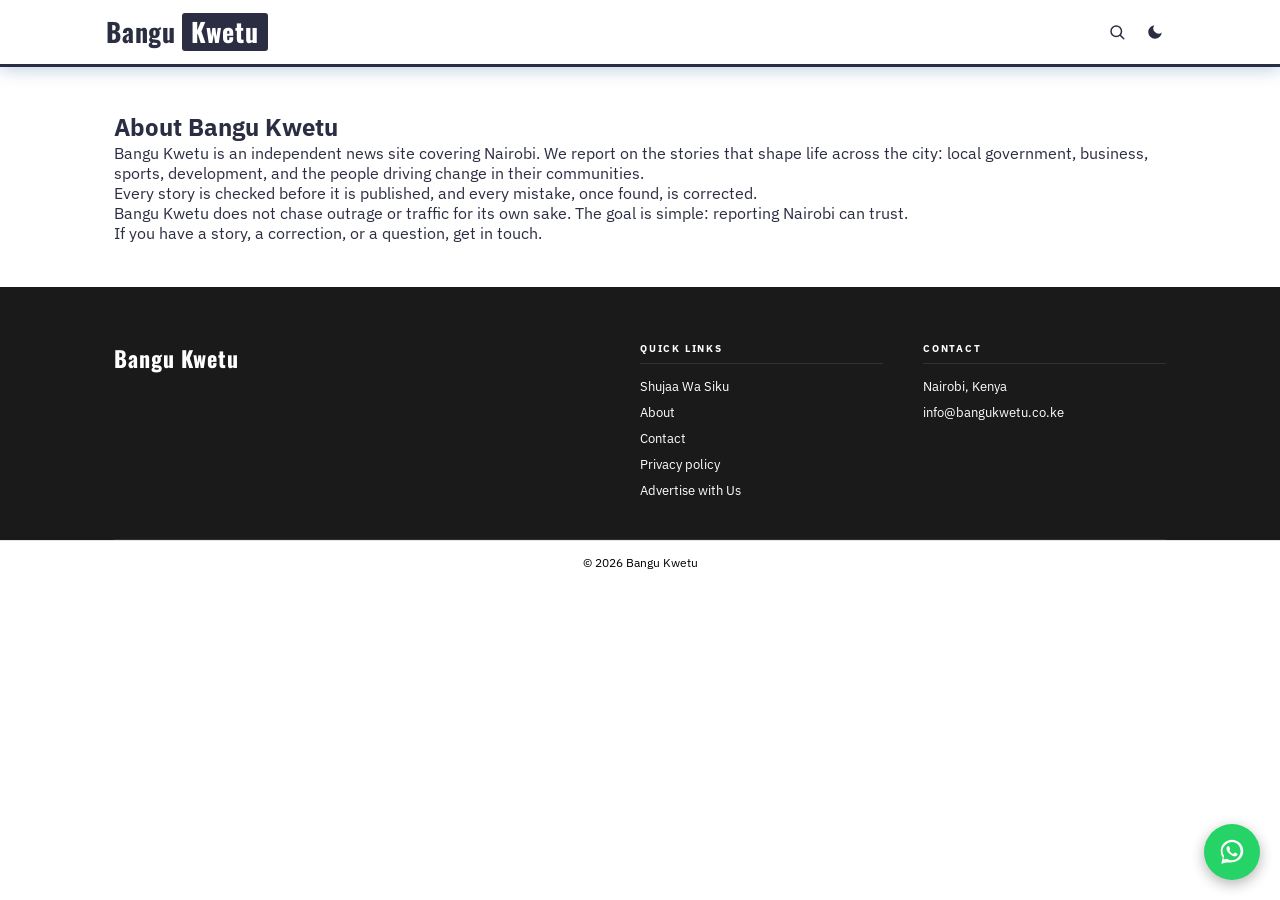
<file: about.html>
<!DOCTYPE html>
<html lang="en">
<head>
    <script>
    (function(){var t=localStorage.getItem('bk-theme');if(!t){t=window.matchMedia('(prefers-color-scheme: dark)').matches?'dark':'light';}if(t==='dark')document.documentElement.setAttribute('data-theme','dark');})();
    </script>
    <meta charset="UTF-8">
    <meta name="viewport" content="width=device-width, initial-scale=1.0">
    <title>About — Bangu Kwetu</title>
    <meta name="description" content="Bangu Kwetu is an independent news site covering Nairobi, with a focus on Eastlands — local government, business, sports, and the people shaping the city.">
    <link rel="preconnect" href="https://fonts.googleapis.com">
    <link rel="preconnect" href="https://fonts.gstatic.com" crossorigin>
    <link href="https://fonts.googleapis.com/css2?family=Oswald:wght@400;600;700&family=IBM+Plex+Sans:wght@400;500;600&display=swap" rel="stylesheet">
    <link rel="stylesheet" href="/style.min.css?v=c6e3e5f">
    <link rel="icon" type="image/svg+xml" href="favicon.svg">
    <link rel="manifest" href="manifest.json">
    <meta name="theme-color" content="#2E6DA4">
    <link rel="canonical" href="https://bangukwetu.co.ke/about.html">
</head>
<body>

    <div id="bk-breaking-banner"></div>

    <div class="bk-header-block">
        <header class="bk-header">
            <div class="bk-container">
                <div class="bk-logo">
                    <a href="index.html" style="text-decoration:none;">
                        <h1>
                            <span class="bk-logo-bangu">Bangu</span><span class="bk-logo-kwetu">Kwetu</span>
                        </h1>
                    </a>
                </div>
                <nav class="bk-nav" id="bk-nav">
                    <div class="bk-nav-header">
                        <span class="bk-nav-header-label">Menu</span>
                        <button class="bk-nav-close" id="bk-nav-close" aria-label="Close menu">✕</button>
                    </div>
                    <a href="index.html" class="bk-cat-link" data-cat="home">Home</a>
                    <a href="index.html?cat=news" class="bk-cat-link" data-cat="news">News</a>
                    <a href="index.html?cat=sports" class="bk-cat-link" data-cat="sports">Sports</a>
                    <a href="index.html?cat=business" class="bk-cat-link" data-cat="business">Business</a>
                    <a href="index.html?cat=nairobi" class="bk-cat-link" data-cat="nairobi">Nairobi</a>
                    <div class="bk-nav-utility">
                        <a href="about.html">About</a>
                        <a href="contact.html">Contact</a>
                        <a href="privacy.html">Privacy Policy</a>
                    </div>
                </nav>
                <div class="bk-nav-overlay" id="bk-nav-overlay"></div>
                <div id="bk-search-box">
                    <input type="search" id="bk-search-input" placeholder="Search Articles...">
                    <div id="bk-search-results" class="bk-search-results"></div>
                    <button id="bk-search-close">✕</button>
                </div>
                <div class="bk-header-actions">
                    <button class="bk-search-btn" id="bk-search-btn" aria-label="Search articles">
                        <svg viewBox="0 0 24 24" width="18" height="18" fill="none" stroke="currentColor" stroke-width="2" stroke-linecap="round" stroke-linejoin="round">
                            <circle cx="11" cy="11" r="7"></circle>
                            <line x1="21" y1="21" x2="16.65" y2="16.65"></line>
                        </svg>
                    </button>
                    <button class="bk-theme-toggle" id="bk-theme-toggle" aria-label="Toggle dark mode">
                        <svg class="bk-icon-moon" viewBox="0 0 24 24" width="18" height="18" fill="currentColor"><path d="M21 12.79A9 9 0 1 1 11.21 3 7 7 0 0 0 21 12.79z"></path></svg>
                        <svg class="bk-icon-sun" viewBox="0 0 24 24" width="18" height="18" fill="none" stroke="currentColor" stroke-width="2" stroke-linecap="round" stroke-linejoin="round"><circle cx="12" cy="12" r="5"></circle><line x1="12" y1="1" x2="12" y2="3"></line><line x1="12" y1="21" x2="12" y2="23"></line><line x1="4.22" y1="4.22" x2="5.64" y2="5.64"></line><line x1="18.36" y1="18.36" x2="19.78" y2="19.78"></line><line x1="1" y1="12" x2="3" y2="12"></line><line x1="21" y1="12" x2="23" y2="12"></line><line x1="4.22" y1="19.78" x2="5.64" y2="18.36"></line><line x1="18.36" y1="5.64" x2="19.78" y2="4.22"></line></svg>
                    </button>
                    <button class="bk-hamburger" id="bk-hamburger" aria-label="Open menu">
                        <span></span>
                        <span></span>
                        <span></span>
                    </button>
                </div>
            </div>
        </header>
    </div>

    <div class="bk-canvas">
        <section class="bk-section bk-page-section">
            <div class="bk-container bk-page-container">
                <div class="bk-page-head">
                    <h1 class="bk-page-title">About Bangu Kwetu</h1>
                </div>

                <div class="bk-page-body">
                    <p>Bangu Kwetu is an independent news site covering Nairobi. We report on the stories that shape life across the city: local government, business, sports, development, and the people driving change in their communities.</p>

                    <p>Every story is checked before it is published, and every mistake, once found, is corrected.</p>

                    <p>Bangu Kwetu does not chase outrage or traffic for its own sake. The goal is simple: reporting Nairobi can trust.</p>

                    <p>If you have a story, a correction, or a question, get in <a href="contact.html">touch</a>.</p>
                </div>
            </div>
        </section>
    </div>

    <footer class="bk-footer">
        <div class="bk-container">
            <div class="bk-footer-grid">
                <div class="bk-footer-col">
                    <h3 class="bk-footer-logo">Bangu <span>Kwetu</span></h3>
                </div>
                <div class="bk-footer-col">
                    <h4 class="bk-footer-heading">Quick Links</h4>
                    <ul class="bk-footer-links">
                        <li><a href="index.html">Shujaa Wa Siku</a></li>
                        <li><a href="about.html">About</a></li>
                        <li><a href="contact.html">Contact</a></li>
                        <li><a href="privacy.html">Privacy policy</a></li>
                        <li><a href="mailto:info@bangukwetu.co.ke?subject=Advertising%20Inquiry">Advertise with Us</a></li>
                    </ul>
                </div>
                <div class="bk-footer-col">
                    <h4 class="bk-footer-heading">Contact</h4>
                    <ul class="bk-footer-links">
                        <li>Nairobi, Kenya</li>
                        <li><a href="mailto:info@bangukwetu.co.ke">info@bangukwetu.co.ke</a></li>
                    </ul>
                </div>
            </div>
        </div>
        <div class="bk-footer-bottom">
            <div class="bk-container">
                <p>&copy; 2026 Bangu Kwetu</p>
            </div>
        </div>
    </footer>
    <a href="https://wa.me/254772859206?text=Hello%20Bangu%20Kwetu%2C%20I%20have%20news%20or%20a%20story%20tip%20to%20share." target="_blank" rel="noopener" class="bk-whatsapp-float" id="bk-whatsapp-float" aria-label="Chat with Bangu Kwetu on WhatsApp">
         <svg viewBox="0 0 32 32" width="30" height="30" fill="#fff">
             <path d="M16.004 3C9.377 3 4 8.377 4 15.004c0 2.548.79 4.913 2.135 6.868L4.6 28.4l6.68-1.503A11.94 11.94 0 0 0 16.004 27C22.63 27 28 21.623 28 15.004 28 8.377 22.63 3 16.004 3zm0 21.802a9.72 9.72 0 0 1-4.95-1.35l-.355-.21-3.96.891.847-3.858-.232-.396a9.716 9.716 0 0 1-1.494-5.875C6.86 9.53 10.986 5.4 16.004 5.4c5.017 0 9.14 4.13 9.14 9.604 0 5.475-4.123 9.798-9.14 9.798zm5.32-7.246c-.29-.145-1.717-.847-1.983-.944-.266-.097-.46-.145-.653.146-.194.29-.75.943-.92 1.137-.17.194-.34.218-.63.073-.29-.146-1.226-.452-2.335-1.44-.863-.77-1.446-1.72-1.615-2.01-.17-.29-.018-.447.128-.591.13-.13.29-.34.435-.51.145-.17.194-.29.29-.485.096-.194.048-.363-.024-.508-.073-.146-.653-1.573-.895-2.155-.236-.567-.475-.49-.653-.5l-.556-.01c-.194 0-.508.073-.774.363-.266.29-1.014.99-1.014 2.418s1.038 2.807 1.183 3.001c.145.194 2.043 3.122 4.95 4.379.692.298 1.232.476 1.653.61.694.221 1.325.19 1.824.115.556-.083 1.717-.702 1.96-1.38.242-.678.242-1.259.17-1.38-.073-.121-.266-.194-.556-.339z"/>
        </svg>
    </a>
    <script src="/js/main.js?v=c6e3e5f"></script>

</body>
</html>
</file>
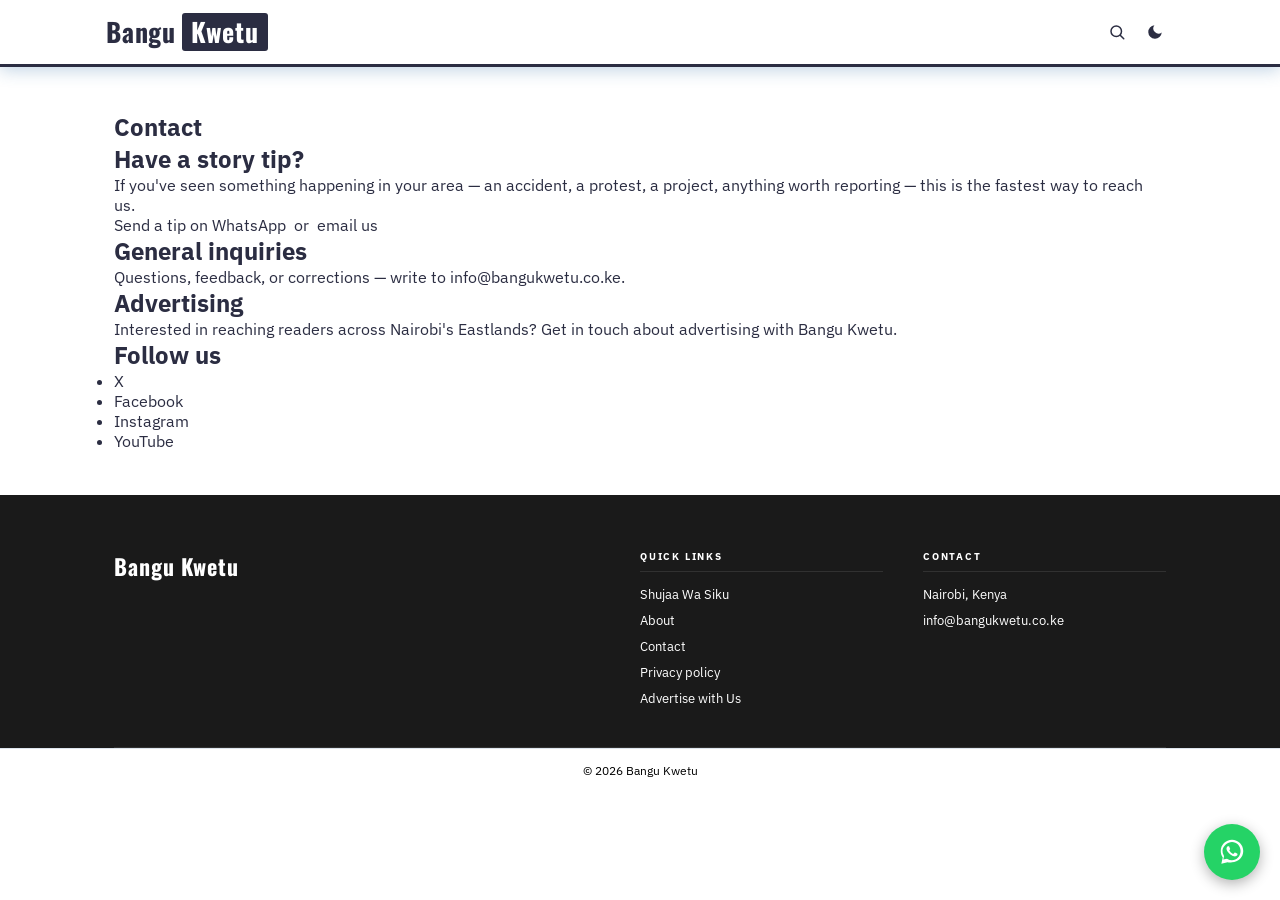
<file: contact.html>
<!DOCTYPE html>
<html lang="en">
<head>
    <script>
    (function(){var t=localStorage.getItem('bk-theme');if(!t){t=window.matchMedia('(prefers-color-scheme: dark)').matches?'dark':'light';}if(t==='dark')document.documentElement.setAttribute('data-theme','dark');})();
    </script>
    <meta charset="UTF-8">
    <meta name="viewport" content="width=device-width, initial-scale=1.0">
    <title>Contact — Bangu Kwetu</title>
    <meta name="description" content="Get in touch with Bangu Kwetu — send a story tip, ask a question, or reach out about advertising.">
    <link rel="preconnect" href="https://fonts.googleapis.com">
    <link rel="preconnect" href="https://fonts.gstatic.com" crossorigin>
    <link href="https://fonts.googleapis.com/css2?family=Oswald:wght@400;600;700&family=IBM+Plex+Sans:wght@400;500;600&display=swap" rel="stylesheet">
    <link rel="stylesheet" href="style.css?v=2">
    <link rel="icon" type="image/svg+xml" href="favicon.svg">
    <link rel="manifest" href="manifest.json">
    <meta name="theme-color" content="#2E6DA4">
    <link rel="canonical" href="https://bangukwetu.co.ke/contact.html">
</head>
<body>

    <div id="bk-breaking-banner"></div>

    <div class="bk-header-block">
        <header class="bk-header">
            <div class="bk-container">
                <div class="bk-logo">
                    <a href="index.html" style="text-decoration:none;">
                        <h1>
                            <span class="bk-logo-bangu">Bangu</span><span class="bk-logo-kwetu">Kwetu</span>
                        </h1>
                    </a>
                </div>
                <nav class="bk-nav" id="bk-nav">
                    <div class="bk-nav-header">
                        <span class="bk-nav-header-label">Menu</span>
                        <button class="bk-nav-close" id="bk-nav-close" aria-label="Close menu">✕</button>
                    </div>
                    <a href="index.html" class="bk-cat-link" data-cat="home">Home</a>
                    <a href="index.html?cat=news" class="bk-cat-link" data-cat="news">News</a>
                    <a href="index.html?cat=sports" class="bk-cat-link" data-cat="sports">Sports</a>
                    <a href="index.html?cat=business" class="bk-cat-link" data-cat="business">Business</a>
                    <a href="index.html?cat=nairobi" class="bk-cat-link" data-cat="nairobi">Nairobi</a>
                    <div class="bk-nav-utility">
                        <a href="about.html">About</a>
                        <a href="contact.html">Contact</a>
                        <a href="privacy.html">Privacy Policy</a>
                    </div>
                </nav>
                <div class="bk-nav-overlay" id="bk-nav-overlay"></div>
                <div id="bk-search-box">
                    <input type="search" id="bk-search-input" placeholder="Search Articles...">
                    <div id="bk-search-results" class="bk-search-results"></div>
                    <button id="bk-search-close">✕</button>
                </div>
                <div class="bk-header-actions">
                    <button class="bk-search-btn" id="bk-search-btn" aria-label="Search articles">
                        <svg viewBox="0 0 24 24" width="18" height="18" fill="none" stroke="currentColor" stroke-width="2" stroke-linecap="round" stroke-linejoin="round">
                            <circle cx="11" cy="11" r="7"></circle>
                            <line x1="21" y1="21" x2="16.65" y2="16.65"></line>
                        </svg>
                    </button>
                    <button class="bk-theme-toggle" id="bk-theme-toggle" aria-label="Toggle dark mode">
                        <svg class="bk-icon-moon" viewBox="0 0 24 24" width="18" height="18" fill="currentColor"><path d="M21 12.79A9 9 0 1 1 11.21 3 7 7 0 0 0 21 12.79z"></path></svg>
                        <svg class="bk-icon-sun" viewBox="0 0 24 24" width="18" height="18" fill="none" stroke="currentColor" stroke-width="2" stroke-linecap="round" stroke-linejoin="round"><circle cx="12" cy="12" r="5"></circle><line x1="12" y1="1" x2="12" y2="3"></line><line x1="12" y1="21" x2="12" y2="23"></line><line x1="4.22" y1="4.22" x2="5.64" y2="5.64"></line><line x1="18.36" y1="18.36" x2="19.78" y2="19.78"></line><line x1="1" y1="12" x2="3" y2="12"></line><line x1="21" y1="12" x2="23" y2="12"></line><line x1="4.22" y1="19.78" x2="5.64" y2="18.36"></line><line x1="18.36" y1="5.64" x2="19.78" y2="4.22"></line></svg>
                    </button>
                    <button class="bk-hamburger" id="bk-hamburger" aria-label="Open menu">
                        <span></span>
                        <span></span>
                        <span></span>
                    </button>
                </div>
            </div>
        </header>
    </div>

    <div class="bk-canvas">
        <section class="bk-section bk-page-section">
            <div class="bk-container bk-page-container">
                <div class="bk-page-head">
                    <h1 class="bk-page-title">Contact</h1>
                </div>

                <div class="bk-page-body">
                    <div class="bk-contact-block">
                        <h2 class="bk-contact-heading">Have a story tip?</h2>
                        <p>If you've seen something happening in your area — an accident, a protest, a project, anything worth reporting — this is the fastest way to reach us.</p>
                        <p>
                            <a href="https://wa.me/254772859206?text=Hi%2C%20I%20have%20a%20story%20tip%3A%20" target="_blank" rel="noopener" class="bk-contact-link">Send a tip on WhatsApp</a>
                            &nbsp;or&nbsp;
                            <a href="mailto:info@bangukwetu.co.ke?subject=Story%20Tip" class="bk-contact-link">email us</a>
                        </p>
                    </div>

                    <div class="bk-contact-block">
                        <h2 class="bk-contact-heading">General inquiries</h2>
                        <p>Questions, feedback, or corrections — write to <a href="mailto:info@bangukwetu.co.ke">info@bangukwetu.co.ke</a>.</p>
                    </div>

                    <div class="bk-contact-block">
                        <h2 class="bk-contact-heading">Advertising</h2>
                        <p>Interested in reaching readers across Nairobi's Eastlands? Get in touch about <a href="mailto:info@bangukwetu.co.ke?subject=Advertising%20Inquiry">advertising with Bangu Kwetu</a>.</p>
                    </div>

                    <div class="bk-contact-block">
                        <h2 class="bk-contact-heading">Follow us</h2>
                        <ul class="bk-contact-social">
                            <li><a href="https://x.com/BanguKwetu" target="_blank" rel="noopener">X</a></li>
                            <li><a href="https://facebook.com/BanguKwetu" target="_blank" rel="noopener">Facebook</a></li>
                            <li><a href="https://instagram.com/bangukwetu" target="_blank" rel="noopener">Instagram</a></li>
                            <li><a href="https://youtube.com/@bangukwetu" target="_blank" rel="noopener">YouTube</a></li>
                        </ul>
                    </div>
                </div>
            </div>
        </section>
    </div>

    <footer class="bk-footer">
        <div class="bk-container">
            <div class="bk-footer-grid">
                <div class="bk-footer-col">
                    <h3 class="bk-footer-logo">Bangu <span>Kwetu</span></h3>
                </div>
                <div class="bk-footer-col">
                    <h4 class="bk-footer-heading">Quick Links</h4>
                    <ul class="bk-footer-links">
                        <li><a href="index.html">Shujaa Wa Siku</a></li>
                        <li><a href="about.html">About</a></li>
                        <li><a href="contact.html">Contact</a></li>
                        <li><a href="privacy.html">Privacy policy</a></li>
                        <li><a href="mailto:info@bangukwetu.co.ke?subject=Advertising%20Inquiry">Advertise with Us</a></li>
                    </ul>
                </div>
                <div class="bk-footer-col">
                    <h4 class="bk-footer-heading">Contact</h4>
                    <ul class="bk-footer-links">
                        <li>Nairobi, Kenya</li>
                        <li><a href="mailto:info@bangukwetu.co.ke">info@bangukwetu.co.ke</a></li>
                    </ul>
                </div>
            </div>
        </div>
        <div class="bk-footer-bottom">
            <div class="bk-container">
                <p>&copy; 2026 Bangu Kwetu</p>
            </div>
        </div>
    </footer>
    <a href="https://wa.me/254772859206?text=Hello%20Bangu%20Kwetu%2C%20I%20have%20news%20or%20a%20story%20tip%20to%20share." target="_blank" rel="noopener" class="bk-whatsapp-float" id="bk-whatsapp-float" aria-label="Chat with Bangu Kwetu on WhatsApp">
         <svg viewBox="0 0 32 32" width="30" height="30" fill="#fff">
             <path d="M16.004 3C9.377 3 4 8.377 4 15.004c0 2.548.79 4.913 2.135 6.868L4.6 28.4l6.68-1.503A11.94 11.94 0 0 0 16.004 27C22.63 27 28 21.623 28 15.004 28 8.377 22.63 3 16.004 3zm0 21.802a9.72 9.72 0 0 1-4.95-1.35l-.355-.21-3.96.891.847-3.858-.232-.396a9.716 9.716 0 0 1-1.494-5.875C6.86 9.53 10.986 5.4 16.004 5.4c5.017 0 9.14 4.13 9.14 9.604 0 5.475-4.123 9.798-9.14 9.798zm5.32-7.246c-.29-.145-1.717-.847-1.983-.944-.266-.097-.46-.145-.653.146-.194.29-.75.943-.92 1.137-.17.194-.34.218-.63.073-.29-.146-1.226-.452-2.335-1.44-.863-.77-1.446-1.72-1.615-2.01-.17-.29-.018-.447.128-.591.13-.13.29-.34.435-.51.145-.17.194-.29.29-.485.096-.194.048-.363-.024-.508-.073-.146-.653-1.573-.895-2.155-.236-.567-.475-.49-.653-.5l-.556-.01c-.194 0-.508.073-.774.363-.266.29-1.014.99-1.014 2.418s1.038 2.807 1.183 3.001c.145.194 2.043 3.122 4.95 4.379.692.298 1.232.476 1.653.61.694.221 1.325.19 1.824.115.556-.083 1.717-.702 1.96-1.38.242-.678.242-1.259.17-1.38-.073-.121-.266-.194-.556-.339z"/>
        </svg>
    </a>
    <script src="js/main.js?v=2"></script>

</body>
</html>
</file>
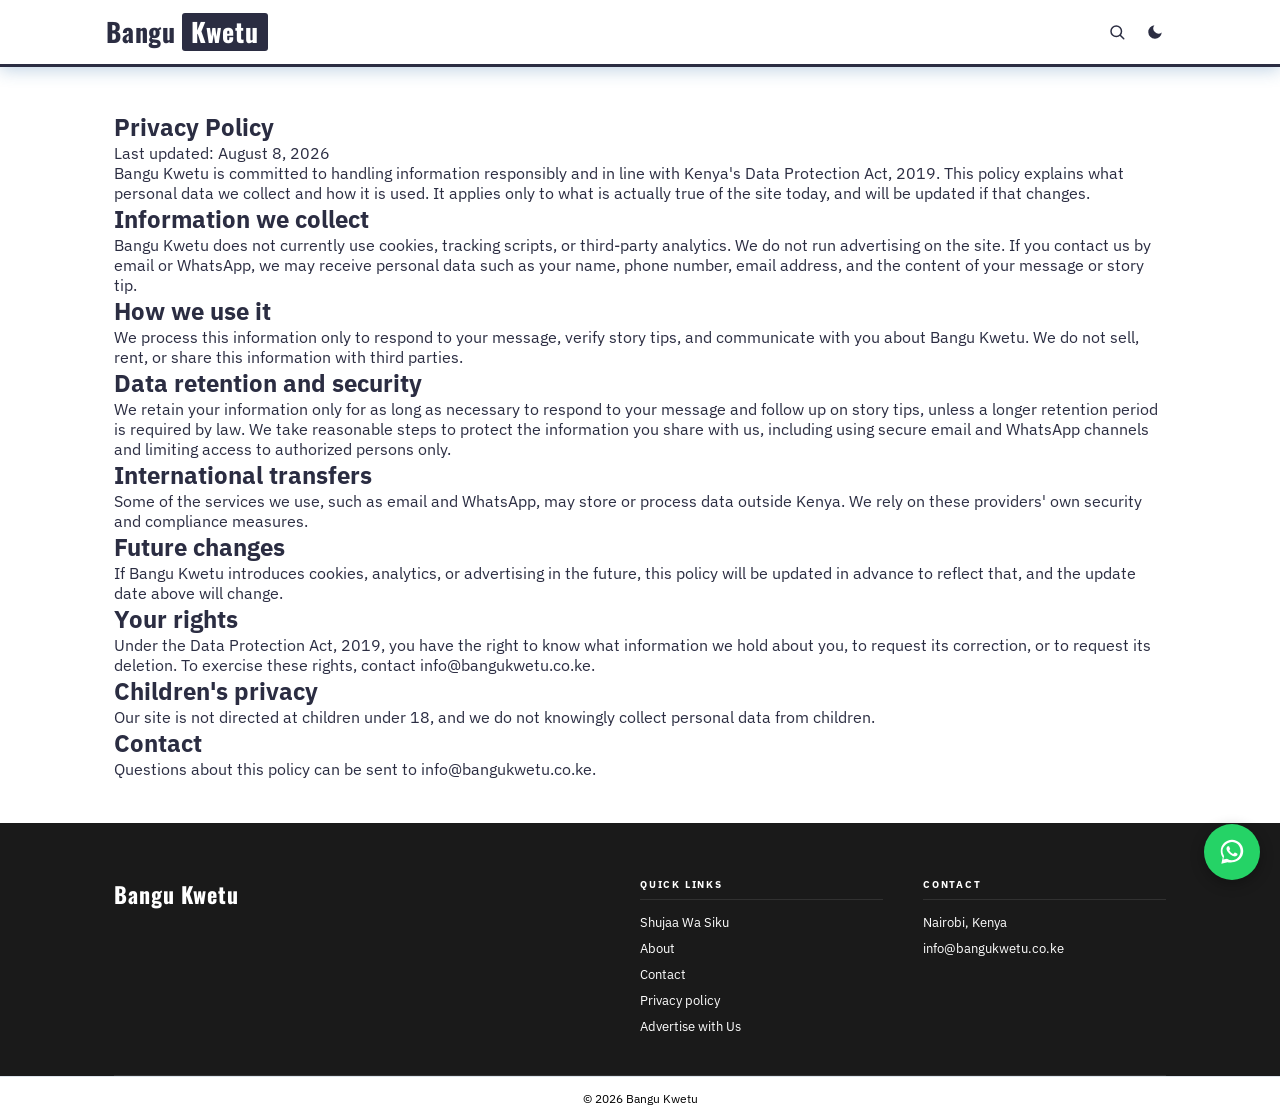
<file: privacy.html>
<!DOCTYPE html>
<html lang="en">
<head>
    <script>
    (function(){var t=localStorage.getItem('bk-theme');if(!t){t=window.matchMedia('(prefers-color-scheme: dark)').matches?'dark':'light';}if(t==='dark')document.documentElement.setAttribute('data-theme','dark');})();
    </script>
    <meta charset="UTF-8">
    <meta name="viewport" content="width=device-width, initial-scale=1.0">
    <title>Privacy Policy — Bangu Kwetu</title>
    <meta name="description" content="Bangu Kwetu's privacy policy, covering what information we collect and how it is used.">
    <link rel="preconnect" href="https://fonts.googleapis.com">
    <link rel="preconnect" href="https://fonts.gstatic.com" crossorigin>
    <link href="https://fonts.googleapis.com/css2?family=Oswald:wght@400;600;700&family=IBM+Plex+Sans:wght@400;500;600&display=swap" rel="stylesheet">
    <link rel="stylesheet" href="/style.min.css?v=c6e3e5f">
    <link rel="icon" type="image/svg+xml" href="favicon.svg">
    <link rel="manifest" href="manifest.json">
    <meta name="theme-color" content="#2E6DA4">
    <link rel="canonical" href="https://bangukwetu.co.ke/privacy.html">
</head>
<body>

    <div id="bk-breaking-banner"></div>

    <div class="bk-header-block">
        <header class="bk-header">
            <div class="bk-container">
                <div class="bk-logo">
                    <a href="index.html" style="text-decoration:none;">
                        <h1>
                            <span class="bk-logo-bangu">Bangu</span><span class="bk-logo-kwetu">Kwetu</span>
                        </h1>
                    </a>
                </div>
                <nav class="bk-nav" id="bk-nav">
                    <div class="bk-nav-header">
                        <span class="bk-nav-header-label">Menu</span>
                        <button class="bk-nav-close" id="bk-nav-close" aria-label="Close menu">✕</button>
                    </div>
                    <a href="index.html" class="bk-cat-link" data-cat="home">Home</a>
                    <a href="index.html?cat=news" class="bk-cat-link" data-cat="news">News</a>
                    <a href="index.html?cat=sports" class="bk-cat-link" data-cat="sports">Sports</a>
                    <a href="index.html?cat=business" class="bk-cat-link" data-cat="business">Business</a>
                    <a href="index.html?cat=nairobi" class="bk-cat-link" data-cat="nairobi">Nairobi</a>
                    <div class="bk-nav-utility">
                        <a href="about.html">About</a>
                        <a href="contact.html">Contact</a>
                        <a href="privacy.html">Privacy Policy</a>
                    </div>
                </nav>
                <div class="bk-nav-overlay" id="bk-nav-overlay"></div>
                <div id="bk-search-box">
                    <input type="search" id="bk-search-input" placeholder="Search Articles...">
                    <div id="bk-search-results" class="bk-search-results"></div>
                    <button id="bk-search-close">✕</button>
                </div>
                <div class="bk-header-actions">
                    <button class="bk-search-btn" id="bk-search-btn" aria-label="Search articles">
                        <svg viewBox="0 0 24 24" width="18" height="18" fill="none" stroke="currentColor" stroke-width="2" stroke-linecap="round" stroke-linejoin="round">
                            <circle cx="11" cy="11" r="7"></circle>
                            <line x1="21" y1="21" x2="16.65" y2="16.65"></line>
                        </svg>
                    </button>
                    <button class="bk-theme-toggle" id="bk-theme-toggle" aria-label="Toggle dark mode">
                        <svg class="bk-icon-moon" viewBox="0 0 24 24" width="18" height="18" fill="currentColor"><path d="M21 12.79A9 9 0 1 1 11.21 3 7 7 0 0 0 21 12.79z"></path></svg>
                        <svg class="bk-icon-sun" viewBox="0 0 24 24" width="18" height="18" fill="none" stroke="currentColor" stroke-width="2" stroke-linecap="round" stroke-linejoin="round"><circle cx="12" cy="12" r="5"></circle><line x1="12" y1="1" x2="12" y2="3"></line><line x1="12" y1="21" x2="12" y2="23"></line><line x1="4.22" y1="4.22" x2="5.64" y2="5.64"></line><line x1="18.36" y1="18.36" x2="19.78" y2="19.78"></line><line x1="1" y1="12" x2="3" y2="12"></line><line x1="21" y1="12" x2="23" y2="12"></line><line x1="4.22" y1="19.78" x2="5.64" y2="18.36"></line><line x1="18.36" y1="5.64" x2="19.78" y2="4.22"></line></svg>
                    </button>
                    <button class="bk-hamburger" id="bk-hamburger" aria-label="Open menu">
                        <span></span>
                        <span></span>
                        <span></span>
                    </button>
                </div>
            </div>
        </header>
    </div>

    <div class="bk-canvas">
        <section class="bk-section bk-page-section">
            <div class="bk-container bk-page-container">
                <div class="bk-page-head">
                    <h1 class="bk-page-title">Privacy Policy</h1>
                    <p class="bk-page-updated">Last updated: August 8, 2026</p>
                </div>

                <div class="bk-page-body">
                    <p>Bangu Kwetu is committed to handling information responsibly and in line with Kenya's Data Protection Act, 2019. This policy explains what personal data we collect and how it is used. It applies only to what is actually true of the site today, and will be updated if that changes.</p>

                    <h2 class="bk-page-subhead">Information we collect</h2>
                    <p>Bangu Kwetu does not currently use cookies, tracking scripts, or third-party analytics. We do not run advertising on the site. If you contact us by email or WhatsApp, we may receive personal data such as your name, phone number, email address, and the content of your message or story tip.</p>

                    <h2 class="bk-page-subhead">How we use it</h2>
                    <p>We process this information only to respond to your message, verify story tips, and communicate with you about Bangu Kwetu. We do not sell, rent, or share this information with third parties.</p>

                    <h2 class="bk-page-subhead">Data retention and security</h2>
                    <p>We retain your information only for as long as necessary to respond to your message and follow up on story tips, unless a longer retention period is required by law. We take reasonable steps to protect the information you share with us, including using secure email and WhatsApp channels and limiting access to authorized persons only.</p>

                    <h2 class="bk-page-subhead">International transfers</h2>
                    <p>Some of the services we use, such as email and WhatsApp, may store or process data outside Kenya. We rely on these providers' own security and compliance measures.</p>

                    <h2 class="bk-page-subhead">Future changes</h2>
                    <p>If Bangu Kwetu introduces cookies, analytics, or advertising in the future, this policy will be updated in advance to reflect that, and the update date above will change.</p>

                    <h2 class="bk-page-subhead">Your rights</h2>
                    <p>Under the Data Protection Act, 2019, you have the right to know what information we hold about you, to request its correction, or to request its deletion. To exercise these rights, contact <a href="mailto:info@bangukwetu.co.ke">info@bangukwetu.co.ke</a>.</p>

                    <h2 class="bk-page-subhead">Children's privacy</h2>
                    <p>Our site is not directed at children under 18, and we do not knowingly collect personal data from children.</p>

                    <h2 class="bk-page-subhead">Contact</h2>
                    <p>Questions about this policy can be sent to <a href="mailto:info@bangukwetu.co.ke">info@bangukwetu.co.ke</a>.</p>
                </div>
            </div>
        </section>
    </div>

    <footer class="bk-footer">
        <div class="bk-container">
            <div class="bk-footer-grid">
                <div class="bk-footer-col">
                    <h3 class="bk-footer-logo">Bangu <span>Kwetu</span></h3>
                </div>
                <div class="bk-footer-col">
                    <h4 class="bk-footer-heading">Quick Links</h4>
                    <ul class="bk-footer-links">
                        <li><a href="index.html">Shujaa Wa Siku</a></li>
                        <li><a href="about.html">About</a></li>
                        <li><a href="contact.html">Contact</a></li>
                        <li><a href="privacy.html">Privacy policy</a></li>
                        <li><a href="mailto:info@bangukwetu.co.ke?subject=Advertising%20Inquiry">Advertise with Us</a></li>
                    </ul>
                </div>
                <div class="bk-footer-col">
                    <h4 class="bk-footer-heading">Contact</h4>
                    <ul class="bk-footer-links">
                        <li>Nairobi, Kenya</li>
                        <li><a href="mailto:info@bangukwetu.co.ke">info@bangukwetu.co.ke</a></li>
                    </ul>
                </div>
            </div>
        </div>
        <div class="bk-footer-bottom">
            <div class="bk-container">
                <p>&copy; 2026 Bangu Kwetu</p>
            </div>
        </div>
    </footer>
    <a href="https://wa.me/254772859206?text=Hello%20Bangu%20Kwetu%2C%20I%20have%20news%20or%20a%20story%20tip%20to%20share." target="_blank" rel="noopener" class="bk-whatsapp-float" id="bk-whatsapp-float" aria-label="Chat with Bangu Kwetu on WhatsApp">
         <svg viewBox="0 0 32 32" width="30" height="30" fill="#fff">
             <path d="M16.004 3C9.377 3 4 8.377 4 15.004c0 2.548.79 4.913 2.135 6.868L4.6 28.4l6.68-1.503A11.94 11.94 0 0 0 16.004 27C22.63 27 28 21.623 28 15.004 28 8.377 22.63 3 16.004 3zm0 21.802a9.72 9.72 0 0 1-4.95-1.35l-.355-.21-3.96.891.847-3.858-.232-.396a9.716 9.716 0 0 1-1.494-5.875C6.86 9.53 10.986 5.4 16.004 5.4c5.017 0 9.14 4.13 9.14 9.604 0 5.475-4.123 9.798-9.14 9.798zm5.32-7.246c-.29-.145-1.717-.847-1.983-.944-.266-.097-.46-.145-.653.146-.194.29-.75.943-.92 1.137-.17.194-.34.218-.63.073-.29-.146-1.226-.452-2.335-1.44-.863-.77-1.446-1.72-1.615-2.01-.17-.29-.018-.447.128-.591.13-.13.29-.34.435-.51.145-.17.194-.29.29-.485.096-.194.048-.363-.024-.508-.073-.146-.653-1.573-.895-2.155-.236-.567-.475-.49-.653-.5l-.556-.01c-.194 0-.508.073-.774.363-.266.29-1.014.99-1.014 2.418s1.038 2.807 1.183 3.001c.145.194 2.043 3.122 4.95 4.379.692.298 1.232.476 1.653.61.694.221 1.325.19 1.824.115.556-.083 1.717-.702 1.96-1.38.242-.678.242-1.259.17-1.38-.073-.121-.266-.194-.556-.339z"/>
        </svg>
    </a>
    <script src="/js/main.js?v=c6e3e5f"></script>

</body>
</html>
</file>
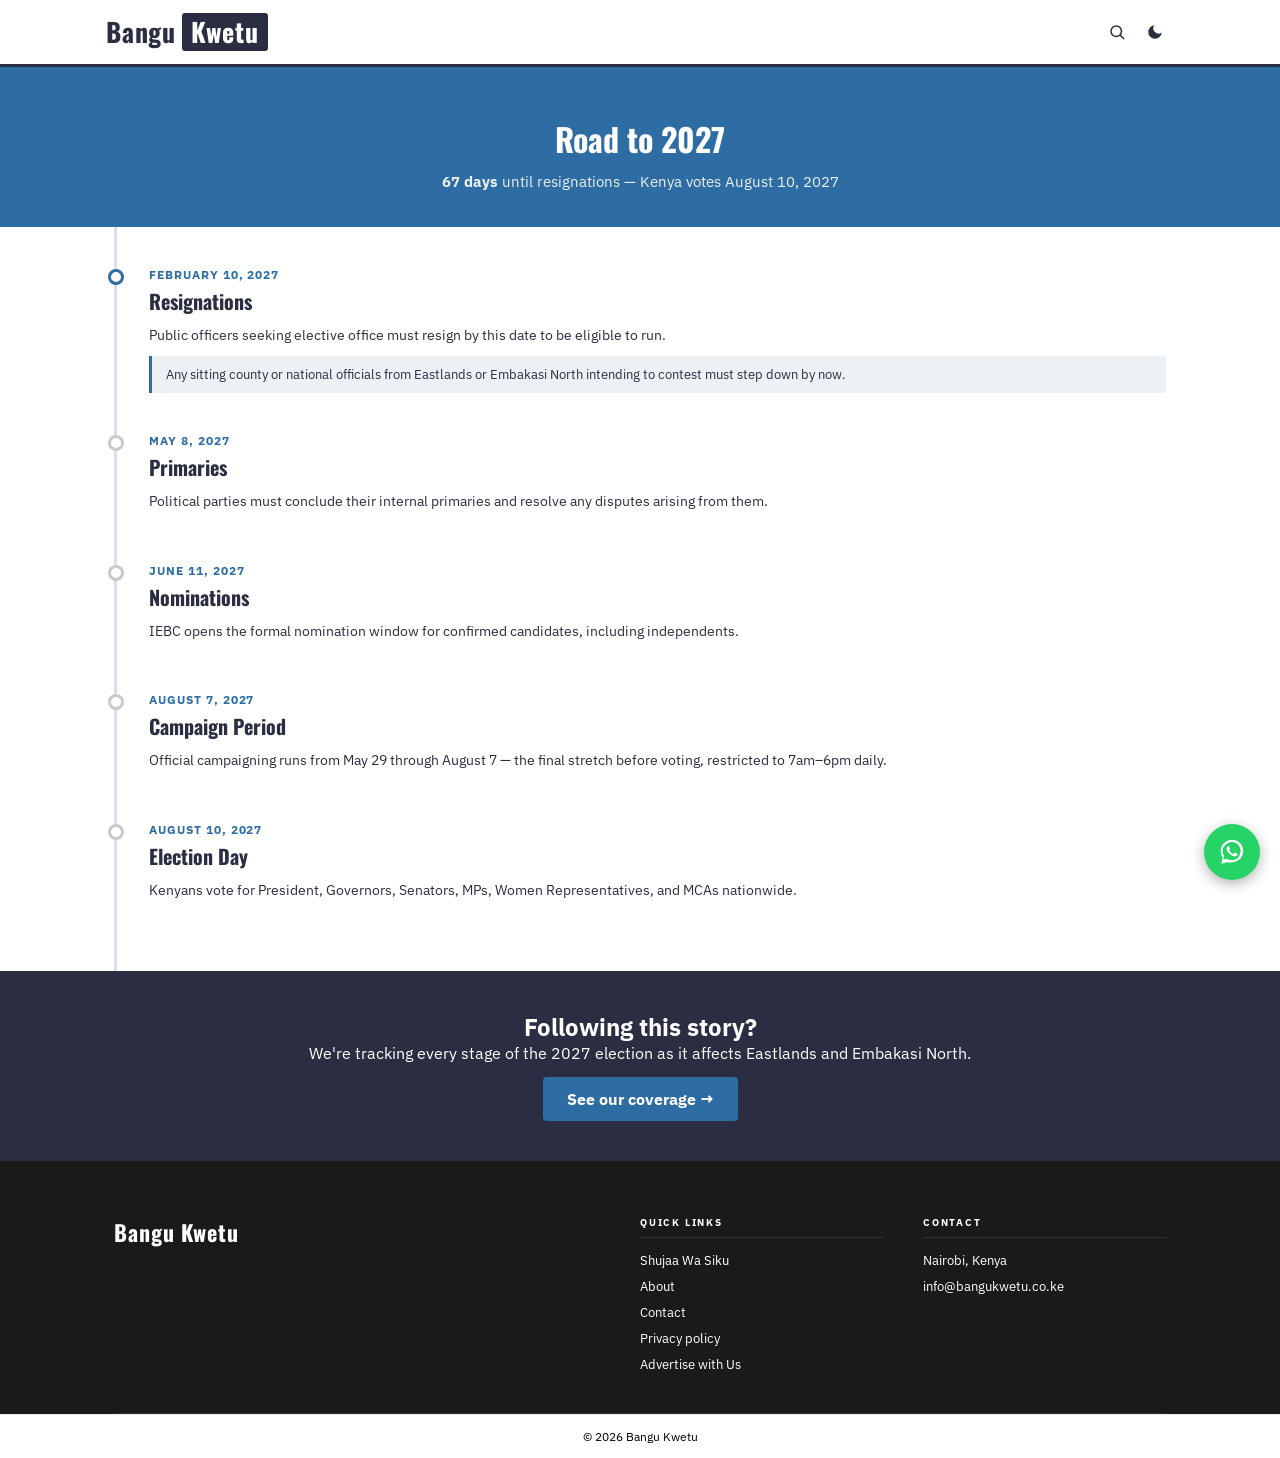
<file: road-to-2027.html>
<!DOCTYPE html>
<html lang="en">
<head>
    <script>
    (function(){var t=localStorage.getItem('bk-theme');if(!t){t=window.matchMedia('(prefers-color-scheme: dark)').matches?'dark':'light';}if(t==='dark')document.documentElement.setAttribute('data-theme','dark');})();
    </script>
    <meta charset="UTF-8">
    <meta name="viewport" content="width=device-width, initial-scale=1.0">
    <title>Road to 2027 — Bangu Kwetu</title>
    <meta name="description" content="Track every stage of Kenya's 2027 General Election — resignations, primaries, nominations, campaigns, and voting day — with a focus on Eastlands and Embakasi North.">
    <link rel="preconnect" href="https://fonts.googleapis.com">
    <link rel="preconnect" href="https://fonts.gstatic.com" crossorigin>
    <link href="https://fonts.googleapis.com/css2?family=Oswald:wght@400;600;700&family=IBM+Plex+Sans:wght@400;500;600&display=swap" rel="stylesheet">
    <link rel="stylesheet" href="/style.min.css?v=c6e3e5f">
    <link rel="icon" type="image/svg+xml" href="favicon.svg">
    <link rel="manifest" href="manifest.json">
    <meta name="theme-color" content="#2E6DA4">
    <link rel="canonical" href="https://bangukwetu.co.ke/road-to-2027.html">
    <meta property="og:type" content="website">
    <meta property="og:title" content="Road to 2027 — Bangu Kwetu">
    <meta property="og:site_name" content="Bangu Kwetu">
    <meta property="og:description" content="Track every stage of Kenya's 2027 General Election, with a focus on Eastlands and Embakasi North.">
    <meta property="og:image" content="https://bangukwetu.co.ke/images/icons/icon-512.png">
    <meta property="og:url" content="https://bangukwetu.co.ke/road-to-2027.html">
    <meta name="twitter:card" content="summary_large_image">
    <meta name="twitter:site" content="@bangukwetu">
</head>
<body>

    <div id="bk-breaking-banner"></div>

    <div class="bk-header-block">
        <header class="bk-header">
            <div class="bk-container">
                <div class="bk-logo">
                    <a href="index.html" style="text-decoration:none;">
                        <h1>
                            <span class="bk-logo-bangu">Bangu</span><span class="bk-logo-kwetu">Kwetu</span>
                        </h1>
                    </a>
                </div>
                <nav class="bk-nav" id="bk-nav">
                    <div class="bk-nav-header">
                        <span class="bk-nav-header-label">Menu</span>
                        <button class="bk-nav-close" id="bk-nav-close" aria-label="Close menu">✕</button>
                    </div>
                    <a href="index.html" class="bk-cat-link" data-cat="home">Home</a>
                    <a href="index.html?cat=news" class="bk-cat-link" data-cat="news">News</a>
                    <a href="index.html?cat=sports" class="bk-cat-link" data-cat="sports">Sports</a>
                    <a href="index.html?cat=business" class="bk-cat-link" data-cat="business">Business</a>
                    <a href="index.html?cat=nairobi" class="bk-cat-link" data-cat="nairobi">Nairobi</a>
                    <div class="bk-nav-utility">
                        <a href="about.html">About</a>
                        <a href="contact.html">Contact</a>
                        <a href="privacy.html">Privacy Policy</a>
                    </div>
                </nav>
                <div class="bk-nav-overlay" id="bk-nav-overlay"></div>
                <div id="bk-search-box">
                    <input type="search" id="bk-search-input" placeholder="Search Articles...">
                    <div id="bk-search-results" class="bk-search-results"></div>
                    <button id="bk-search-close">✕</button>
                </div>
                <div class="bk-header-actions">
                    <button class="bk-search-btn" id="bk-search-btn" aria-label="Search articles">
                        <svg viewBox="0 0 24 24" width="18" height="18" fill="none" stroke="currentColor" stroke-width="2" stroke-linecap="round" stroke-linejoin="round">
                            <circle cx="11" cy="11" r="7"></circle>
                            <line x1="21" y1="21" x2="16.65" y2="16.65"></line>
                        </svg>
                    </button>
                    <button class="bk-theme-toggle" id="bk-theme-toggle" aria-label="Toggle dark mode">
                        <svg class="bk-icon-moon" viewBox="0 0 24 24" width="18" height="18" fill="currentColor"><path d="M21 12.79A9 9 0 1 1 11.21 3 7 7 0 0 0 21 12.79z"></path></svg>
                        <svg class="bk-icon-sun" viewBox="0 0 24 24" width="18" height="18" fill="none" stroke="currentColor" stroke-width="2" stroke-linecap="round" stroke-linejoin="round"><circle cx="12" cy="12" r="5"></circle><line x1="12" y1="1" x2="12" y2="3"></line><line x1="12" y1="21" x2="12" y2="23"></line><line x1="4.22" y1="4.22" x2="5.64" y2="5.64"></line><line x1="18.36" y1="18.36" x2="19.78" y2="19.78"></line><line x1="1" y1="12" x2="3" y2="12"></line><line x1="21" y1="12" x2="23" y2="12"></line><line x1="4.22" y1="19.78" x2="5.64" y2="18.36"></line><line x1="18.36" y1="5.64" x2="19.78" y2="4.22"></line></svg>
                    </button>
                    <button class="bk-hamburger" id="bk-hamburger" aria-label="Open menu">
                        <span></span>
                        <span></span>
                        <span></span>
                    </button>
                </div>
            </div>
        </header>
    </div>

    <!-- HERO -->
    <section class="bk-road-hero">
        <div class="bk-container">
            <h1 class="bk-road-hero-title">Road to 2027</h1>
            <p class="bk-road-hero-status" id="bk-road-hero-status"></p>
        </div>
    </section>

    <!-- TIMELINE -->
    <div class="bk-canvas">
        <section class="bk-road-timeline-section">
            <div class="bk-container">
                <div class="bk-timeline" id="bk-timeline"></div>
            </div>
        </section>
    </div>

    <!-- CTA -->
    <section class="bk-road-cta">
        <div class="bk-container">
            <h2>Following this story?</h2>
            <p>We're tracking every stage of the 2027 election as it affects Eastlands and Embakasi North.</p>
            <a href="index.html?cat=news" class="bk-road-cta-btn">See our coverage →</a>
        </div>
    </section>

    <footer class="bk-footer">
        <div class="bk-container">
            <div class="bk-footer-grid">
                <div class="bk-footer-col">
                    <h3 class="bk-footer-logo">Bangu <span>Kwetu</span></h3>
                </div>
                <div class="bk-footer-col">
                    <h4 class="bk-footer-heading">Quick Links</h4>
                    <ul class="bk-footer-links">
                        <li><a href="index.html">Shujaa Wa Siku</a></li>
                        <li><a href="about.html">About</a></li>
                        <li><a href="contact.html">Contact</a></li>
                        <li><a href="privacy.html">Privacy policy</a></li>
                        <li><a href="mailto:info@bangukwetu.co.ke?subject=Advertising%20Inquiry">Advertise with Us</a></li>
                    </ul>
                </div>
                <div class="bk-footer-col">
                    <h4 class="bk-footer-heading">Contact</h4>
                    <ul class="bk-footer-links">
                        <li>Nairobi, Kenya</li>
                        <li><a href="mailto:info@bangukwetu.co.ke">info@bangukwetu.co.ke</a></li>
                    </ul>
                </div>
            </div>
        </div>
        <div class="bk-footer-bottom">
            <div class="bk-container">
                <p>&copy; 2026 Bangu Kwetu</p>
            </div>
        </div>
    </footer>
    <a href="https://wa.me/254772859206?text=Hello%20Bangu%20Kwetu%2C%20I%20have%20news%20or%20a%20story%20tip%20to%20share." target="_blank" rel="noopener" class="bk-whatsapp-float" id="bk-whatsapp-float" aria-label="Chat with Bangu Kwetu on WhatsApp">
         <svg viewBox="0 0 32 32" width="30" height="30" fill="#fff">
             <path d="M16.004 3C9.377 3 4 8.377 4 15.004c0 2.548.79 4.913 2.135 6.868L4.6 28.4l6.68-1.503A11.94 11.94 0 0 0 16.004 27C22.63 27 28 21.623 28 15.004 28 8.377 22.63 3 16.004 3zm0 21.802a9.72 9.72 0 0 1-4.95-1.35l-.355-.21-3.96.891.847-3.858-.232-.396a9.716 9.716 0 0 1-1.494-5.875C6.86 9.53 10.986 5.4 16.004 5.4c5.017 0 9.14 4.13 9.14 9.604 0 5.475-4.123 9.798-9.14 9.798zm5.32-7.246c-.29-.145-1.717-.847-1.983-.944-.266-.097-.46-.145-.653.146-.194.29-.75.943-.92 1.137-.17.194-.34.218-.63.073-.29-.146-1.226-.452-2.335-1.44-.863-.77-1.446-1.72-1.615-2.01-.17-.29-.018-.447.128-.591.13-.13.29-.34.435-.51.145-.17.194-.29.29-.485.096-.194.048-.363-.024-.508-.073-.146-.653-1.573-.895-2.155-.236-.567-.475-.49-.653-.5l-.556-.01c-.194 0-.508.073-.774.363-.266.29-1.014.99-1.014 2.418s1.038 2.807 1.183 3.001c.145.194 2.043 3.122 4.95 4.379.692.298 1.232.476 1.653.61.694.221 1.325.19 1.824.115.556-.083 1.717-.702 1.96-1.38.242-.678.242-1.259.17-1.38-.073-.121-.266-.194-.556-.339z"/>
        </svg>
    </a>
    <script src="/js/main.js?v=c6e3e5f"></script>

    <script>
    // NOTE: this list is duplicated from renderRoad2027() in main.js.
    // If the IEBC roadmap changes, update both places until this is
    // moved to a shared data/road2027.json file both pages can fetch.
    const roadPhases = [
        { label: "Resignations", date: "2027-02-10",
          desc: "Public officers seeking elective office must resign by this date to be eligible to run.",
          local: "Any sitting county or national officials from  Eastlands or Embakasi North intending to contest must step down by now." },
        { label: "Primaries", date: "2027-05-08",
          desc: "Political parties must conclude their internal primaries and resolve any disputes arising from them." },
        { label: "Nominations", date: "2027-06-11",
          desc: "IEBC opens the formal nomination window for confirmed candidates, including independents." },
        { label: "Campaign Period", date: "2027-08-07",
          desc: "Official campaigning runs from May 29 through August 7 — the final stretch before voting, restricted to 7am–6pm daily." },
        { label: "Election Day", date: "2027-08-10",
          desc: "Kenyans vote for President, Governors, Senators, MPs, Women Representatives, and MCAs nationwide." }
    ];

    function renderTimeline() {
        const now = new Date();
        let activePhase = roadPhases[0];
        const container = document.getElementById('bk-timeline');
        if (!container) return;

        container.innerHTML = roadPhases.map(function(p, i) {
            const d = new Date(p.date);
            const isDone = now > d;
            const isActive = !isDone && (i === 0 || now > new Date(roadPhases[i - 1].date));
            if (isActive) activePhase = p;

            return `
                <div class="bk-timeline-item ${isDone ? 'done' : isActive ? 'active' : ''}">
                    <div class="bk-timeline-dot"></div>
                    <div class="bk-timeline-date">${d.toLocaleDateString('en-US', { month: 'long', day: 'numeric', year: 'numeric' })}</div>
                    <h3 class="bk-timeline-title">${p.label}</h3>
                    <p class="bk-timeline-desc">${p.desc}</p>
                    ${p.local ? `<div class="bk-timeline-local">${p.local}</div>` : ''}
                </div>`;
        }).join('');

        const daysLeft = Math.ceil((new Date(activePhase.date) - now) / 86400000);
        const statusEl = document.getElementById('bk-road-hero-status');
        if (statusEl) {
            statusEl.innerHTML = `<strong>${daysLeft} days</strong> until ${activePhase.label.toLowerCase()} — Kenya votes August 10, 2027`;
        }
    }
    renderTimeline();
    </script>

</body>
</html>
</file>
<file: style.css>
*,
*::before,
*::after {
    margin: 0;
    padding: 0;
    box-sizing: border-box
}

a {
    color: inherit;
    text-decoration: none
}

a:focus-visible,
button:focus-visible {
    outline: 2px solid #2e6da4;
    outline-offset: 2px
}
@font-face {
  font-family: 'Oswald';
  src: url('/fonts/oswald-400.woff2') format('woff2');
  font-weight: 400;
  font-style: normal;
  font-display: swap;
}
@font-face {
  font-family: 'Oswald';
  src: url('/fonts/oswald-600.woff2') format('woff2');
  font-weight: 600;
  font-style: normal; 
  font-display: swap;
}
@font-face {
  font-family: 'Oswald';
  src: url('/fonts/oswald-700.woff2') format('woff2');
  font-weight: 700;
  font-style: normal;
  font-display: swap;
}
@font-face {
  font-family: 'IBM Plex Sans';
  src: url('/fonts/plexsans-400.woff2') format('woff2');
  font-weight: 400;
  font-style: normal;
  font-display: swap;
}
@font-face {
  font-family: 'IBM Plex Sans';
  src: url('/fonts/plexsans-500.woff2') format('woff2');
  font-weight: 500;
  font-style: normal;
  font-display: swap;
}
@font-face {
  font-family: 'IBM Plex Sans';
  src: url('/fonts/plexsans-600.woff2') format('woff2');
  font-weight: 600;
  font-style: normal;
  font-display: swap;
}
body {
    font-family: "IBM Plex Sans", sans-serif;
    color: #2b2d42;
    background: #ffffff;
    overflow-x: hidden;
    -webkit-tap-highlight-color: transparent
}

.bk-container {
    max-width: 1100px;
    margin: 0 auto;
    padding: 0 24px
}

#bk-breaking-banner {
    display: none;
    align-items: flex-start;
    gap: 12px;
    background: linear-gradient(135deg, #d81f2f 0%, #b81c29 100%);
    color: #ffffff;
    padding: 12px 16px;
    font-family: "IBM Plex Sans", sans-serif;
    font-size: 14px;
    position: relative;
    z-index: 210;
    box-shadow: 0 2px 10px rgba(0, 0, 0, 0.25)
}

.bk-breaking-badge {
    display: flex;
    align-items: center;
    gap: 6px;
    background: #ffffff;
    color: #c8202e;
    font-family: "Oswald", sans-serif;
    font-weight: 800;
    font-size: 11px;
    letter-spacing: 0.08em;
    text-transform: uppercase;
    padding: 5px 10px;
    border-radius: 4px;
    flex-shrink: 0;
    margin-top: 1px
}

.bk-breaking-dot {
    width: 6px;
    height: 6px;
    border-radius: 50%;
    background: #c8202e;
    flex-shrink: 0;
    animation: bkBreakingPulse 1.6s ease-in-out infinite
}

@keyframes bkBreakingPulse {
    0%, 100% { opacity: 1; transform: scale(1); }
    50% { opacity: 0.35; transform: scale(0.7); }
}

@media (prefers-reduced-motion: reduce) {
    .bk-breaking-dot {
        animation: none
    }
}

#bk-breaking-banner a {
    color: #ffffff;
    text-decoration: none;
    flex: 1;
    min-width: 0;
    display: flex;
    align-items: flex-start;
    gap: 6px
}

.bk-breaking-title {
    font-weight: 700;
    display: -webkit-box;
    -webkit-line-clamp: 2;
    line-clamp: 2;
    -webkit-box-orient: vertical; 
    overflow: hidden;
    text-overflow: ellipsis;
    line-height: 1.35
}

#bk-breaking-banner a:hover .bk-breaking-title {
    text-decoration: underline
}

.bk-breaking-chevron {
    flex-shrink: 0;
    opacity: 0.9;
    font-weight: 700;
    margin-top: 1px
}

.bk-breaking-time {
    flex-shrink: 0;
    opacity: 0.85;
    font-size: 12px;
    white-space: nowrap;
    margin-top: 2px
}

.bk-breaking-dismiss {
    background: none;
    border: none;
    color: #ffffff;
    cursor: pointer;
    font-size: 14px;
    line-height: 1;
    flex-shrink: 0;
    opacity: 0.85;
    min-width: 44px;
    min-height: 44px;
    display: flex;
    align-items: center;
    justify-content: center;
    margin: -12px -12px -12px 0;
    padding: 0
}

.bk-breaking-dismiss:hover,
.bk-breaking-dismiss:focus-visible {
    opacity: 1
}

@media (max-width: 480px) {
    #bk-breaking-banner {
        padding: 10px 12px;
        gap: 8px;
        font-size: 13px
    }

    .bk-breaking-badge {
        font-size: 10px;
        padding: 4px 8px
    }

    .bk-breaking-time {
        display: none
    }
}

.bk-header-block {
    background: #ffffff;
    position: sticky;
    top: 0;
    z-index: 200;
    box-shadow: 0 3px 16px rgba(46, 109, 164, 0.3);
    -webkit-backface-visibility: hidden;
    backface-visibility: hidden;
}

.bk-header {
    width: 100%
}

.bk-header .bk-container {
    display: flex;
    flex-direction: row;
    justify-content: space-between;
    align-items: center;
    width: 100%;
    padding: 0 16px;
    height: 64px;
    position: relative
}

.bk-logo {
    display: flex;
    align-items: center;
    gap: 6px;
    flex-shrink: 0
}

.bk-logo h1 {
    display: flex;
    align-items: center;
    gap: 6px;
    font-size: 26px;
    font-weight: 700;
    letter-spacing: 0.03em;
    font-family: "Oswald", sans-serif;
    white-space: nowrap;
    line-height: 1
}

.bk-logo-bangu {
    color: #2b2d42
}

.bk-logo-kwetu {
    color: #ffffff;
    background-color: #2b2d42;
    padding: 3px 9px;
    border-radius: 3px;
    display: inline-block;
    line-height: 1.2
}

.bk-theme-toggle {
    background: none;
    border: none;
    cursor: pointer;
    padding: 8px 10px;
    color: #2b2d42;
    display: flex;
    align-items: center;
    transition: color 0.2s
}

.bk-icon-sun {
    display: none
}

[data-theme="dark"] .bk-icon-moon {
    display: none
}

[data-theme="dark"] .bk-icon-sun {
    display: block
}

.bk-hamburger {
    display: flex;
    flex-direction: column;
    justify-content: center;
    gap: 5px;
    background: none;
    border: none;
    cursor: pointer;
    padding: 8px 10px;
    flex-shrink: 0
}

.bk-hamburger span {
    display: block;
    width: 22px;
    height: 2px;
    background: #2b2d42;
    border-radius: 1px;
    transition: transform 0.25s ease, opacity 0.25s ease
}

.bk-hamburger span:last-child {
    width: 14px
}

.bk-hamburger.open span:nth-child(1) {
    transform: translateY(7px) rotate(45deg)
}

.bk-hamburger.open span:nth-child(2) {
    opacity: 0
}

.bk-hamburger.open span:nth-child(3) {
    transform: translateY(-7px) rotate(-45deg);
    width: 22px
}

.bk-nav-overlay {
    position: fixed;
    inset: 0;
    background: rgba(0, 0, 0, 0.5);
    opacity: 0;
    visibility: hidden;
    transition: opacity 0.25s ease;
    z-index: 998
}

.bk-nav-overlay.active {
    opacity: 1;
    visibility: visible
}

.bk-nav {
    display: flex;
    position: fixed;
    inset: 0;
    width: 100%;
    max-width: none;
    height: 100vh;
    height: 100dvh;
    background: #1c4a6e;
    flex-direction: column;
    padding: 0;
    opacity: 0;
    visibility: hidden;
    transform: none;
    transition: opacity 0.3s ease, visibility 0.3s ease;
    z-index: 999;
    box-shadow: none;
    overflow-y: auto;
    justify-content: center
}

.bk-nav.active {
    opacity: 1;
    visibility: visible
}

.bk-nav-header {
    display: flex;
    align-items: center;
    justify-content: space-between;
    padding: 20px 24px;
    border-bottom: 1px solid rgba(255, 255, 255, 0.12);
    flex-shrink: 0
}

.bk-nav-header-label {
    font-family: "Oswald", sans-serif;
    font-size: 14px;
    font-weight: 700;
    letter-spacing: 0.12em;
    text-transform: uppercase;
    color: #fff
}

.bk-nav-close {
    background: none;
    border: none;
    color: #fff;
    font-size: 26px;
    line-height: 1;
    cursor: pointer;
    padding: 6px 10px
}

.bk-nav a {
    padding: 18px 32px;
    font-size: 28px;
    font-family: "Oswald", sans-serif;
    font-weight: 600;
    letter-spacing: 0.02em;
    text-transform: uppercase;
    color: #ffffff;
    text-decoration: none;
    border-bottom: none;
    width: 100%;
    opacity: 0;
    transform: translateY(14px);
    transition: color 0.2s, background 0.2s
}

.bk-nav.active a {
    animation: bkNavLinkIn 0.4s ease forwards
}
.bk-nav.active a:nth-of-type(1) { animation-delay: 0.05s }
.bk-nav.active a:nth-of-type(2) { animation-delay: 0.10s }
.bk-nav.active a:nth-of-type(3) { animation-delay: 0.15s }
.bk-nav.active a:nth-of-type(4) { animation-delay: 0.20s }
.bk-nav.active a:nth-of-type(5) { animation-delay: 0.25s }

@keyframes bkNavLinkIn {
    to { opacity: 1; transform: translateY(0); }
}

.bk-nav a:hover,
.bk-nav a:active {
    color: #fff;
    background: rgba(46, 109, 164, 0.5)
}

.bk-nav-utility {
    margin-top: auto;
    padding: 20px 32px 32px;
    border-top: 1px solid rgba(255, 255, 255, 0.12);
    flex-shrink: 0
}

.bk-nav-utility a {
    display: block;
    padding: 10px 0;
    font-size: 13px;
    font-weight: 400;
    text-transform: none;
    letter-spacing: normal;
    color: rgba(255, 255, 255, 0.6);
    border-bottom: none;
    opacity: 1;
    transform: none;
    animation: none
}

.bk-nav-utility a:hover {
    color: #fff;
    background: none
}

.bk-nav .bk-cat-link {
    flex: none;
    justify-content: flex-start;
    height: auto
}

.bk-nav .bk-cat-link.active::after {
    display: none
}

body.bk-nav-open {
    overflow: hidden
}

@media (min-width:769px) {
    .bk-hamburger {
        display: none
    }
}

.bk-header-actions {
    display: flex;
    align-items: center;
    margin-left: auto;
    flex-shrink: 0;
    z-index: 10
}

.bk-search-btn {
    background: none;
    border: none;
    cursor: pointer;
    font-size: 16px;
    padding: 8px 10px;
    color: #2b2d42;
    display: flex;
    align-items: center;
    z-index: 101;
    transition: color 0.2s
}

.bk-search-btn:hover {
    color: #2b2d42
}

#bk-cat-nav {
    width: 100%;
    position: -webkit-sticky;
    position: sticky;
    top: var(--bk-header-offset, 64px);
    z-index: 90;
    background: #ffffff;
    border-top: 1px solid #dde5ed;
    -webkit-backface-visibility: hidden;
    backface-visibility: hidden;
}

#bk-cat-nav-inner {
    display: flex;
    align-items: center;
    overflow-x: auto;
    scrollbar-width: none;
    height: 38px;
    gap: 0;
    justify-content: stretch;
    max-width: 1100px;
    margin: 0 auto
}

#bk-cat-nav-inner::-webkit-scrollbar {
    display: none
}

.bk-cat-link {
    font-family: "Oswald", sans-serif;
    color: #2b2d42;
    font-size: 11px;
    font-weight: 600;
    letter-spacing: 0.1em;
    text-transform: uppercase;
    text-decoration: none;
    padding: 0 14px;
    height: 38px;
    display: flex;
    align-items: center;
    white-space: nowrap;
    position: relative;
    transition: color 0.2s;
    flex: 1;
    justify-content: center
}

.bk-cat-link:hover {
    color: #2b2d42
}

.bk-cat-link.active {
    color: #2b2d42;
    font-weight: 700
}

.bk-cat-link.active::after {
    content: "";
    position: absolute;
    bottom: 0;
    left: 50%;
    transform: translateX(-50%);
    width: 24px;
    height: 2px;
    background: #2e6da4
}

.bk-header-block::after {
    content: "";
    display: block;
    height: 3px;
    background: #2b2d42
}

#bk-search-box {
    display: none;
    align-items: center;
    gap: 4px;
    position: absolute;
    right: 60px;
    top: 50%;
    transform: translateY(-50%);
    width: 260px;
    z-index: 102;
    background: #ffffff;
    border: 1px solid #dde5ed;
    border-radius: 24px;
    padding: 6px 6px 6px 16px;
    box-shadow: 0 4px 16px rgba(0, 0, 0, 0.15)
}

#bk-search-box.open {
    display: flex
}

#bk-search-input {
    flex: 1;
    background: transparent;
    border: none;
    color: #2b2d42;
    padding: 7px 4px;
    font-size: 13px;
    outline: none;
    font-family: "IBM Plex Sans", sans-serif;
    min-width: 160px
}

#bk-search-input::placeholder {
    color: #999;
    font-weight: 500;
    opacity: 1
}

#bk-search-close {
    background: none;
    border: none;
    cursor: pointer;
    font-size: 14px;
    color: #999;
    padding: 4px 8px;
    transition: color 0.2s
}

#bk-search-close:hover {
    color: #2b2d42
}

.bk-search-results {
    display: none;
    position: absolute;
    top: 100%;
    left: 0;
    right: 0;
    margin-top: 6px;
    background: #ffffff;
    border: 1px solid #dde5ed;
    border-radius: 8px;
    box-shadow: 0 8px 24px rgba(0, 0, 0, 0.15);
    max-height: 320px;
    overflow-y: auto;
    z-index: 103
}

.bk-search-results.show {
    display: block
}

.bk-search-result-item {
    display: block;
    padding: 10px 16px;
    text-decoration: none;
    color: #2b2d42;
    font-size: 13px;
    border-bottom: 1px solid #eaecef
}

.bk-search-result-item:hover {
    background: #ebf1f5
}

.bk-load-error {
    padding: 32px 16px;
    font-size: 14px;
    color: #666;
    text-align: center;
    border: 1px dashed #dde5ed;
    border-radius: 4px
}

.bk-search-no-results {
    padding: 16px;
    font-size: 13px;
    color: #999;
    text-align: center
}

#bk-lead-section {
    background: #ffffff;
    padding: 28px 0 8px
}

.bk-lead-layout {
    display: grid;
    grid-template-columns: 1.6fr 1fr;
    gap: 20px
}

.bk-lead-card {
    display: block;
    position: relative;
    text-decoration: none;
    color: inherit;
    background: transparent;
    overflow: hidden
}

.bk-lead-card:hover .bk-lead-title {
    color: #2e6da4
}

.bk-lead-image {
    width: 100%;
    height: 320px;
    background: #ebf1f5;
    overflow: hidden
}

.bk-lead-image img {
    width: 100%;
    height: 100%;
    object-fit: cover;
    object-position: center 30%;
    display: block
}

.bk-lead-body {
    padding: 18px 20px
}

.bk-lead-cat {
    font-size: 11px;
    font-weight: 700;
    letter-spacing: 0.15em;
    text-transform: uppercase;
    color: #2e6da4;
    display: block;
    margin-bottom: 8px
}

.bk-lead-title {
    font-family: "Oswald", sans-serif;
    font-size: 22px;
    font-weight: 700;
    line-height: 1.3;
    color: #2b2d42
}

.bk-lead-date {
    font-size: 12px;
    color: #888;
    margin-top: 10px;
    display: block
}

.bk-secondary-list {
    display: flex;
    flex-direction: column;
    justify-content: space-between;
    height: 100%
}

.bk-secondary-item {
    display: flex;
    flex-direction: row;
    align-items: center;
    gap: 12px;
    text-decoration: none;
    color: inherit;
    background: transparent;
    border: none;
    border-bottom: 1px solid #eaecef;
    border-left: 3px solid transparent;
    padding: 14px 4px 14px 12px;
    transition: border-left-color 0.2s ease, background 0.2s ease
}

.bk-secondary-item:last-child {
    border-bottom: none
}

.bk-secondary-item:hover {
    border-left-color: #2e6da4;
    background: #ebf1f5
}

.bk-secondary-thumb {
    display: block;
    width: 76px;
    height: 76px;
    flex-shrink: 0;
    border-radius: 4px;
    overflow: hidden;
    background: #ebf1f5
}

.bk-secondary-thumb img {
    width: 100%;
    height: 100%;
    object-fit: cover;
    display: block
}

.bk-secondary-body {
    display: flex;
    flex-direction: column;
    gap: 4px;
    min-width: 0
}

.bk-secondary-title {
    font-size: 14px;
    font-weight: 600;
    line-height: 1.4;
    color: #2b2d42
}

.bk-secondary-meta {
    display: flex;
    align-items: center;
    gap: 6px
}

.bk-secondary-cat {
    font-size: 10px;
    font-weight: 700;
    letter-spacing: 0.08em;
    text-transform: uppercase;
    color: #2e6da4
}

.bk-secondary-dot {
    font-size: 11px;
    color: #ccc
}

.bk-secondary-date {
    font-size: 11px;
    color: #888
}

#bk-latest-section {
    background: #ffffff;
    padding: 8px 0 4px
}

#bk-latest-section .bk-section-head {
    margin-bottom: 6px
}
#bk-lead-section .bk-section-head {
    margin-bottom: 16px
}

.bk-latest-list {
    display: grid;
    grid-template-columns: repeat(3, 1fr);
    gap: 20px
}

.bk-latest-row {
    display: flex;
    flex-direction: column;
    gap: 0;
    padding: 0;
    overflow: hidden;
    text-decoration: none;
    color: inherit;
    background: transparent
}

.bk-latest-row:hover .bk-latest-row-title {
    color: #2e6da4
}

.bk-latest-row.bk-is-new {
    border-left: 1px solid #dde5ed;
    margin-left: 0;
    padding-left: 0;
}

.bk-latest-row-thumb {
    width: 100%;
    height: 170px;
    flex-shrink: 0;
    border-radius: 0;
    overflow: hidden;
    background: #ebf1f5
}

.bk-latest-row-thumb img {
    width: 100%;
    height: 100%;
    object-fit: cover;
    display: block
}

.bk-latest-row-body {
    display: flex;
    flex-direction: column;
    justify-content: flex-start;
    min-width: 0;
    gap: 6px;
    padding: 14px 16px 16px
}

.bk-latest-row-title {
    font-size: 14px;
    font-weight: 600;
    line-height: 1.4;
    color: #2b2d42;
    font-family: "IBM Plex Sans", sans-serif
}

.bk-latest-row-meta {
    display: flex;
    align-items: center;
    gap: 6px
}

.bk-latest-row-cat {
    font-size: 10px;
    font-weight: 700;
    letter-spacing: 0.08em;
    text-transform: uppercase;
    color: #2e6da4
}

.bk-latest-row-dot {
    font-size: 11px;
    color: #ccc
}

.bk-latest-row-date {
    font-size: 11.5px;
    color: #888
}

/* ── HOME CATEGORY SECTIONS (News, Sports, Business, Nairobi) ──────
   pattern: headline first, then meta line, then a
   full-width image below — divider between stories, no side thumbnail,
   no card border. Deliberately kept separate from .bk-latest-row (the
   Latest section above stays on its small-thumbnail layout untouched). */

.bk-stack-list {
    display: flex;
    flex-direction: column
}

.bk-stack-row {
    display: flex;
    flex-direction: column;
    text-decoration: none;
    color: inherit;
    padding: 22px 0; 
    border-bottom: 1px solid #e5e5e5;
}

.bk-stack-row:first-child {
    padding-top: 0
}

.bk-stack-row:last-child {
    border-bottom: none;
    padding-bottom: 0
}

/* Desktop: 3 across, side by side (like Latest above it) — flat, no
   card borders. Mobile keeps the single-column stacked-with-divider
   layout from the base rules above. */
@media (min-width: 769px) {
    .bk-stack-list {
        display: grid;
        grid-template-columns: repeat(3, 1fr);
        gap: 28px
    }

    .bk-stack-row {
        padding: 0;
        border-bottom: none
    }
}

.bk-stack-row-title {
    font-family: "Oswald", sans-serif;
    font-size: 18px;
    font-weight: 700;
    line-height: 1.35;
    color: #2b2d42;
    margin-bottom: 8px
}

.bk-stack-row-meta {
    display: flex;
    align-items: center;
    gap: 6px
}

.bk-stack-row-cat {
    font-size: 10px;
    font-weight: 700;
    letter-spacing: 0.08em;
    text-transform: uppercase;
    color: #2e6da4
}

.bk-stack-row-dot {
    font-size: 11px;
    color: #ccc
}

.bk-stack-row-date {
    font-size: 11.5px;
    color: #888
}

.bk-stack-row-image {
    width: 100%;
    aspect-ratio: 16 / 10;
    background: #ebf1f5;
    border-radius: 4px;
    overflow: hidden;
    margin-bottom: 14px
}

.bk-stack-row-image img {
    width: 100%;
    height: 100%;
    object-fit: cover;
    display: block
}

.bk-latest-seeall {
    display: block;
    text-align: center;
    margin-top: 6px;
    padding: 14px 0 6px;
    color: #2e6da4;
    font-size: 12.5px;
    font-weight: 700;
    letter-spacing: 0.06em;
    text-transform: uppercase;
    text-decoration: none
}

.bk-latest-seeall:hover {
    opacity: 0.7
}

#bk-shujaa-section {
    display: none;
    background: #ebf1f5;
    padding: 24px 0;
    border-bottom: 1px solid #d0dce8
}

#bk-shujaa-card {
    display: flex;
    align-items: stretch;
    background: #ffffff;
    border-radius: 4px;
    overflow: hidden;
    box-shadow: 0 2px 8px rgba(46, 109, 164, 0.1);
    transition: box-shadow 0.2s
}

#bk-shujaa-card:hover {
    box-shadow: 0 4px 16px rgba(46, 109, 164, 0.15)
}

#bk-shujaa-media {
    position: relative;
    flex: 0 0 42%;
    min-height: 280px
}

#bk-shujaa-avatar {
    width: 100%;
    height: 100%;
    object-fit: cover;
    display: block;
    background: linear-gradient(135deg, #2e6da4 0%, #1a4f7a 100%)
}

#bk-shujaa-badge {
    position: absolute;
    top: 14px;
    left: 14px;
    background: #2e6da4;
    color: #ffffff;
    font-size: 10px;
    font-weight: 800;
    letter-spacing: 0.15em;
    text-transform: uppercase;
    padding: 6px 12px;
    border-radius: 3px;
    font-family: "Oswald", sans-serif;
    z-index: 2
}

#bk-shujaa-body {
    padding: 26px 30px;
    flex: 1;
    display: flex;
    flex-direction: column;
    justify-content: center;
    gap: 8px
}

#bk-shujaa-eyebrow {
    font-size: 11px;
    font-weight: 700;
    letter-spacing: 0.12em;
    text-transform: uppercase;
    color: #2e6da4;
    display: block
}

#bk-shujaa-name {
    font-size: 24px;
    font-weight: 700;
    color: #2b2d42;
    line-height: 1.25;
    font-family: "Oswald", sans-serif
}

#bk-shujaa-desc {
    font-size: 14.5px;
    color: #666;
    line-height: 1.6
}

#bk-shujaa-link {
    font-size: 12.5px;
    font-weight: 700;
    color: #2e6da4;
    text-decoration: none;
    margin-top: 6px;
    display: inline-block;
    transition: opacity 0.2s
}

#bk-shujaa-link:hover {
    opacity: 0.7
}
.bk-road2027 {
  padding: 28px 0;
  border-top: 1px solid rgba(43,45,66,0.08);
}
.bk-road-head {
  display: flex;
  justify-content: space-between;
  align-items: baseline;
  margin-bottom: 18px;
}
.bk-road-title {
  font-size: 20px;
  font-weight: 700;
  color: #2B2D42;
  margin: 0;
}
.bk-road-link {
  font-size: 13px;
  color: #2E6DA4;
  text-decoration: none;
  font-weight: 600;
}
.bk-road-track {
  position: relative;
  height: 4px;
  background: rgba(43,45,66,0.12);
  border-radius: 2px;
  margin: 0 6px 14px;
}
.bk-road-fill {
  position: absolute;
  left: 0; top: 0; height: 100%;
  background: #2E6DA4;
  border-radius: 2px;
  transition: width 0.4s ease;
}
.bk-road-checkpoints {
  position: relative;
  height: 0;
}
.bk-checkpoint {
  position: absolute;
  top: -5px;
  width: 12px; height: 12px;
  border-radius: 50%;
  background: #fff;
  border: 2px solid rgba(43,45,66,0.3);
  transform: translateX(-50%);
}
.bk-checkpoint.done { border-color: #2E6DA4; background: #2E6DA4; }
.bk-checkpoint.active {
  border-color: #2E6DA4;
  background: #fff;
  animation: bk-pulse 1.8s infinite;
}
.bk-checkpoint-label {
  position: absolute;
  top: 14px;
  transform: translateX(-50%); 
  font-size: 10px;
  color: #2B2D42;
  white-space: nowrap;
}

.bk-checkpoint-label.bk-label-low {
  top: 28px;
}

@keyframes bk-pulse {
  0% { box-shadow: 0 0 0 0 rgba(46,109,164,0.5); }
  70% { box-shadow: 0 0 0 8px rgba(46,109,164,0); }
  100% { box-shadow: 0 0 0 0 rgba(46,109,164,0); }
}
.bk-road-status {
  font-size: 14px;
  color: #2B2D42;
  margin: 22px 0 0;
}
.bk-road-status strong { color: #2E6DA4; } 
    @media (max-width: 480px) {
    .bk-checkpoint-label { display: none; }
    .bk-checkpoint-label.bk-label-current {
        display: block;
        font-weight: 700;
        color: #2E6DA4;
    }
}

.bk-canvas {
    background: #ffffff
}

.bk-section {
    padding: 44px 0;
    border-bottom: 1px solid #eaecef
}

.bk-section:last-child {
    border-bottom: none
}

.bk-section-head {
    display: flex;
    align-items: center;
    justify-content: space-between;
    margin-bottom: 28px;
    padding-bottom: 10px;
    border-bottom: 1px solid #eaecef;
    position: relative
}

.bk-section-head::after {
    content: "";
    position: absolute;
    bottom: -1px;
    left: 0;
    width: 52px;
    height: 2px;
    background: #2e6da4
}

.bk-section-title {
    font-family: "Oswald", sans-serif;
    font-size: 19px;
    font-weight: 700;
    text-transform: uppercase;
    letter-spacing: 0.08em;
    color: #2b2d42
}

.bk-see-all {
    font-size: 11px;
    font-weight: 700;
    color: #2e6da4;
    text-decoration: none;
    letter-spacing: 0.06em;
    text-transform: uppercase;
    transition: opacity 0.2s
}

.bk-see-all:hover {
    opacity: 0.7
}

.bk-home-group {
    margin-bottom: 40px
}

.bk-home-group:last-child {
    margin-bottom: 0
}

.bk-home-group .bk-section-head {
    margin-bottom: 20px
}

.bk-card-grid {
    display: grid;
    grid-template-columns: repeat(3, 1fr);
    gap: 20px
}

.bk-card {
    position: relative;
    background: #ffffff;
    border: 1px solid #dde5ed;
    border-radius: 4px;
    overflow: hidden;
    transition: transform 0.2s ease, box-shadow 0.2s ease;
    cursor: pointer
}

.bk-badge-breaking {
    display: block;
    width: 100%;
    position: static;
    background: #c8202e;
    color: #ffffff;
    font-family: "IBM Plex Sans", sans-serif;
    font-size: 11px;
    font-weight: 700;
    text-transform: uppercase;
    letter-spacing: 0.5px;
    padding: 6px 10px;
    text-align: center
}

.bk-card:hover {
    transform: translateY(-4px);
    box-shadow: 0 6px 20px rgba(46, 109, 164, 0.1)
}

.bk-card-image {
    width: 100%;
    height: 200px;
    background: #ebf1f5;
    overflow: hidden;
    display: block
}

.bk-card-image img {
    width: 100%;
    height: 100%;
    object-fit: cover;
    object-position: center 25%;
    display: block
}

.bk-card-body {
    padding: 16px
}

.bk-card-cat {
    font-size: 10px;
    font-weight: 700;
    letter-spacing: 0.15em;
    text-transform: uppercase;
    color: #2e6da4;
    display: block;
    margin-bottom: 8px
}

.bk-card-title {
    font-size: 15px;
    font-weight: 600;
    color: #2b2d42;
    line-height: 1.45;
    font-family: "IBM Plex Sans", sans-serif
}

.bk-card-date {
    font-size: 11px;
    color: #888;
    margin-top: 8px;
    display: block
}

.bk-badge-sponsored {
    display: inline-block;
    font-size: 9px;
    font-weight: 700;
    letter-spacing: 0.1em;
    text-transform: uppercase;
    color: #8a6d1e;
    border: 1px solid #8a6d1e;
    padding: 2px 7px;
    border-radius: 3px;
    margin-bottom: 6px
}

.bk-404-section {
    min-height: 60vh;
    display: flex;
    align-items: center;
    justify-content: center;
    padding: 60px 0
}

.bk-404-wrap {
    text-align: center;
    max-width: 480px;
    margin: 0 auto
}

.bk-404-code {
    font-family: "Oswald", sans-serif;
    font-size: 88px;
    font-weight: 700;
    color: #2e6da4;
    line-height: 1;
    margin-bottom: 8px
}

.bk-404-title {
    font-family: "Oswald", sans-serif;
    font-size: 22px;
    font-weight: 700;
    color: #2b2d42;
    text-transform: uppercase;
    letter-spacing: 0.05em;
    margin-bottom: 14px
}

.bk-404-text {
    font-size: 14.5px;
    color: #666;
    line-height: 1.6;
    margin-bottom: 28px
}

.bk-404-actions {
    display: flex;
    flex-direction: column;
    gap: 12px;
    align-items: center
}

.bk-404-home {
    display: inline-block;
    background: #2e6da4;
    color: #ffffff;
    font-family: "Oswald", sans-serif;
    font-size: 13px;
    font-weight: 600;
    letter-spacing: 0.05em;
    text-transform: uppercase;
    text-decoration: none;
    padding: 12px 32px;
    border-radius: 4px;
    transition: opacity 0.2s
}

.bk-404-home:hover {
    opacity: 0.85
}

.bk-404-search-link {
    font-size: 13px;
    color: #2e6da4;
    text-decoration: none;
    font-weight: 600
}

.bk-404-search-link:hover {
    opacity: 0.7
}

.bk-footer {
    background: #1a1a1a;
    color: rgba(255, 255, 255, 0.55);
    padding: 52px 0 0;
    border-top: 3px solid #1a1a1a
}

.bk-footer-grid {
    display: grid;
    grid-template-columns: 2fr 1fr 1fr;
    gap: 40px;
    padding-bottom: 40px;
    border-bottom: 1px solid rgba(255, 255, 255, 0.1)
}

.bk-footer-logo {
    font-size: 22px;
    font-weight: 700;
    color: #ffffff;
    margin-bottom: 10px;
    font-family: "Oswald", sans-serif;
    letter-spacing: 0.04em
}

.bk-footer-logo span {
    color: #ffffff
}

.bk-footer-about {
    font-size: 13px;
    color: rgba(255, 255, 255, 0.45);
    line-height: 1.65
}

.bk-footer-heading {
    font-size: 10px;
    font-weight: 700;
    letter-spacing: 0.18em;
    text-transform: uppercase;
    color: #ffffff;
    margin-bottom: 14px;
    padding-bottom: 8px;
    border-bottom: 1px solid rgba(255, 255, 255, 0.1)
}

.bk-footer-links {
    list-style: none;
    display: flex;
    flex-direction: column;
    gap: 9px
}

.bk-footer-links li {
    font-size: 13px;
    color: #ffffff
}

.bk-footer-links a {
    font-size: 13px;
    color: #ffffff;
    text-decoration: none;
    transition: color 0.2s
}

.bk-footer-links a:hover {
    color: rgba(255, 255, 255, 0.7)
}

.bk-social-links {
    display: flex;
    flex-direction: column;
    gap: 9px
}

.bk-social-links a {
    font-size: 13px;
    color: #ffffff;
    text-decoration: none;
    transition: color 0.2s
}

.bk-social-links a:hover {
    color: rgba(255, 255, 255, 0.7)
}

.bk-footer-bottom {
    background: #ffffff;
    padding: 14px 0;
    border-top: 1px solid #dde5ed
}

.bk-footer-bottom p {
    font-size: 11.5px;
    color: #000000;
    text-align: center
}

.bk-whatsapp-float {
    position: fixed;
    bottom: 20px;
    right: 20px;
    width: 56px;
    height: 56px;
    background: #25d366;
    border-radius: 50%;
    display: flex;
    align-items: center;
    justify-content: center;
    box-shadow: 0 4px 14px rgba(0, 0, 0, 0.3);
    z-index: 300;
    transition: transform 0.3s ease, opacity 0.3s ease
}

.bk-whatsapp-float.bk-hide {
    transform: translateY(90px);
    opacity: 0
}

@media (max-width:768px) {
    .bk-header .bk-container {
        flex-wrap: nowrap !important
    }

    #bk-cat-nav-inner {
        justify-content: flex-start
    }

    #bk-search-box {
        position: fixed;
        top: 64px;
        left: 0;
        right: 0;
        width: calc(100% - 24px);
        margin: 8px 12px;
        transform: none;
        border-radius: 24px;
        background: #ffffff;
        padding: 6px 6px 6px 16px;
        box-shadow: 0 4px 16px rgba(0, 0, 0, 0.2);
        z-index: 150
    }

    .bk-card-grid {
        grid-template-columns: 1fr
    }

    .bk-footer-grid {
        grid-template-columns: 1fr;
        gap: 28px
    }

    html,
    body {
        width: 100%
    }

    body {
        overflow-x: hidden
    }

    .bk-container {
        padding: 0 16px !important;
        width: 100% !important
    }

    #bk-shujaa-card {
        flex-direction: column
    }

    #bk-shujaa-media {
        flex: none;
        min-height: 220px
    }

    .bk-lead-layout {
        grid-template-columns: 1fr
    }

    .bk-lead-image {
        height: 220px 
    }

    .bk-secondary-thumb {
        display: none
    }
    .bk-article-image {
        height: 240px !important;
    }

    .bk-latest-list {
        display: flex;
        flex-direction: column;
        gap: 0
    }

    .bk-latest-row {
        flex-direction: row;
        gap: 14px;
        padding: 13px 0;
        border: none;
        border-radius: 0;
        border-bottom: 1px solid #eaecef
    }

    .bk-latest-row:last-child {
        border-bottom: none
    }

    .bk-latest-row.bk-is-new {
        border-left: none;
        padding-left: 0;
        margin-left: 0;
    }

    .bk-latest-row-thumb {
        width: 72px;
        height: 72px;
        border-radius: 4px
    }

    .bk-latest-row-body {
        justify-content: center;
        padding: 0;
        gap: 5px
    }
}

.bk-article-section {
    padding: 32px 0 44px
}

.bk-article-container {
    max-width: 760px
}

.bk-article-cat {
    font-size: 11px;
    font-weight: 700;
    letter-spacing: 0.15em;
    text-transform: uppercase;
    color: #2e6da4;
    display: block;
    margin-bottom: 10px
}

.bk-article-title {
    font-family: "Oswald", sans-serif;
    font-size: 28px;
    font-weight: 700;
    line-height: 1.3;
    color: #2b2d42;
    margin-bottom: 12px
}

.bk-article-date {
    font-size: 12.5px;
    color: #888;
    margin-bottom: 4px;
    display: block
}

.bk-article-updated {
    font-size: 12px;
    color: #888;
    font-style: italic;
    display: block;
    margin-bottom: 20px
}

.bk-article-image {
    width: 100%;
    height: 440px;
    border-radius: 4px;
    overflow: hidden;
    margin-bottom: 24px;
    background: #ebf1f5
}

.bk-article-image img {
    width: 100%;
    height: 100%;
    object-fit: cover;
    object-position: center 25%;
    display: block
}

.bk-article-body {
    font-size: 16px;
    line-height: 1.75;
    color: #2b2d42
}

.bk-article-body p {
    margin-bottom: 18px
}

.bk-article-body h2,
.bk-article-body h3,
.bk-article-body h4 {
    font-family: "Oswald", sans-serif;
    font-weight: 700;
    color: #2b2d42;
    line-height: 1.3;
    margin: 26px 0 12px
}

.bk-article-body h2 {
    font-size: 22px
}

.bk-article-body h3 {
    font-size: 19px
}

.bk-article-body h4 {
    font-size: 16px
}

.bk-article-body strong {
    font-weight: 700
}

.bk-article-body em {
    font-style: italic
}

.bk-article-body a {
    color: #2e6da4;
    text-decoration: underline
}

.bk-back-link {
    display: inline-block;
    color: #2e6da4;
    text-decoration: none;
    font-size: 13.5px;
    font-weight: 600;
    margin-bottom: 20px
}

.bk-back-link:hover {
    text-decoration: underline
}

.bk-article-notfound {
    padding: 40px 0
}

.bk-article-notfound h2 {
    font-family: "Oswald", sans-serif;
    color: #2b2d42;
    margin-bottom: 8px
}

.bk-article-share {
    margin-top: 32px;
    padding-top: 20px;
    border-top: 1px solid #eaecef
}

.bk-share-row {
    display: flex;
    align-items: center;
    gap: 14px;
    flex-wrap: wrap
}

.bk-share-whatsapp {
    background: #25d366;
    color: #ffffff;
    text-decoration: none;
    font-size: 13px;
    font-weight: 600;
    padding: 8px 16px;
    border-radius: 20px
}

.bk-share-icon {
    color: #2b2d42;
    display: flex;
    align-items: center;
    justify-content: center;
    width: 34px;
    height: 34px;
    border: 1px solid #dde5ed;
    border-radius: 50%;
    background: none;
    cursor: pointer;
    transform: translateZ(0);
    -webkit-backface-visibility: hidden;
    backface-visibility: hidden;
    -webkit-appearance: none;
    appearance: none;
    outline: none;
}
.bk-share-copy-btn {
    background: none;
    border: 1px solid #dde5ed;
    color: #2b2d42;
    font-size: 13px;
    font-weight: 600;
    padding: 8px 16px;
    border-radius: 20px;
    cursor: pointer;
    transition: background 0.2s, border-color 0.2s, color 0.2s
}

.bk-share-copy-btn:hover {
    background: #ebf1f5
}

.bk-share-copy-btn.bk-copied {
    background: #2e6da4;
    border-color: #2e6da4;
    color: #ffffff
}

[data-theme="dark"] body {
    background: #121212;
    color: #e4e6eb
}

[data-theme="dark"] .bk-theme-toggle {
    color: #e4e6eb
}

[data-theme="dark"] .bk-header-block {
    background: #1a1a1a;
    box-shadow: 0 3px 16px rgba(0, 0, 0, 0.4)
}

[data-theme="dark"] .bk-logo-bangu {
    color: #e4e6eb
}

[data-theme="dark"] .bk-search-btn {
    color: #e4e6eb
}

[data-theme="dark"] .bk-hamburger span {
    background: #e4e6eb
}

[data-theme="dark"] #bk-cat-nav {
    background: #1a1a1a;
    border-top-color: #2a2a2a
}

[data-theme="dark"] .bk-cat-link {
    color: #e4e6eb
}

[data-theme="dark"] #bk-search-box {
    background: #1e1e1e;
    border-color: #333
}

[data-theme="dark"] #bk-search-input {
    color: #e4e6eb
}

[data-theme="dark"] .bk-search-results {
    background: #1e1e1e;
    border-color: #333
}
[data-theme="dark"] .bk-search-result-item {
  color: #e4e6eb;
  border-bottom-color: #2a2a2a;
}
[data-theme="dark"] .bk-search-result-item:hover {
  background: #2a2a2a;
}
[data-theme="dark"] #bk-lead-section,
[data-theme="dark"] #bk-latest-section,
[data-theme="dark"] .bk-canvas {
  background: #121212;
}
[data-theme="dark"] .bk-lead-image,
[data-theme="dark"] .bk-card-image,
[data-theme="dark"] .bk-secondary-thumb,
[data-theme="dark"] .bk-latest-row-thumb,
[data-theme="dark"] .bk-article-image {
  background: #2a2a2a;
}
[data-theme="dark"] .bk-lead-title,
[data-theme="dark"] .bk-secondary-title,
[data-theme="dark"] .bk-latest-row-title,
[data-theme="dark"] .bk-stack-row-title,
[data-theme="dark"] .bk-card-title,
[data-theme="dark"] .bk-section-title {
  color: #e4e6eb;
}
[data-theme="dark"] .bk-secondary-item {
  border-bottom-color: #2a2a2a;
}
[data-theme="dark"] .bk-secondary-item:hover {
  background: #1e1e1e;
}
[data-theme="dark"] .bk-card {
  background: #1a1a1a;
  border-color: #2a2a2a;
}
[data-theme="dark"] .bk-latest-row {
  border-bottom-color: #2a2a2a;
}
[data-theme="dark"] .bk-stack-row {
  border-bottom-color: #2a2a2a;
}
[data-theme="dark"] .bk-stack-row-image {
  background: #2a2a2a;
}
[data-theme="dark"] #bk-shujaa-section 

  background: #1a1a1a;
  border-bottom-color: #2a2a2a;
}
[data-theme="dark"] #bk-shujaa-card {
  background: #1e1e1e;
}
[data-theme="dark"] #bk-shujaa-name {
  color: #e4e6eb;
}
[data-theme="dark"] #bk-shujaa-desc {
  color: #aaa;
}
[data-theme="dark"] .bk-section {
  border-bottom-color: #2a2a2a;
}
[data-theme="dark"] .bk-section-head {
  border-bottom-color: #333;
}
[data-theme="dark"] .bk-section-head::after {
  background: #5a9fd4;
}
[data-theme="dark"] .bk-footer-bottom {
  background: #121212;
  border-top-color: #2a2a2a;
}
[data-theme="dark"] .bk-footer-bottom p {
  color: #e4e6eb;
}
[data-theme="dark"] .bk-article-title,
[data-theme="dark"] .bk-article-body,
[data-theme="dark"] .bk-article-body h2,
[data-theme="dark"] .bk-article-body h3,
[data-theme="dark"] .bk-article-body h4 {
  color: #e4e6eb;
}
[data-theme="dark"] .bk-article-share {
  border-top-color: #2a2a2a;
}
[data-theme="dark"] .bk-share-icon {
  border-color: #333;
  color: #e4e6eb;
}
[data-theme="dark"] .bk-article-notfound h2 {
  color: #e4e6eb;
}
[data-theme="dark"] .bk-back-link {
  color: #5a9fd4;
}
[data-theme="dark"] .bk-page-title,
[data-theme="dark"] .bk-page-body,
[data-theme="dark"] .bk-page-subhead,
[data-theme="dark"] .bk-contact-heading {
  color: #e4e6eb;
}
[data-theme="dark"] .bk-page-body a,
[data-theme="dark"] .bk-contact-link,
[data-theme="dark"] .bk-contact-social a {
  color: #5a9fd4;
}
[data-theme="dark"] .bk-404-title {
  color: #e4e6eb;
}
[data-theme="dark"] .bk-404-text {
  color: #aaa;
}
[data-theme="dark"] .bk-404-home {
  background: #5a9fd4;
}
[data-theme="dark"] .bk-card-cat,
[data-theme="dark"] .bk-lead-cat,
[data-theme="dark"] .bk-latest-row-cat,
[data-theme="dark"] .bk-stack-row-cat,
[data-theme="dark"] .bk-secondary-cat,
[data-theme="dark"] #bk-shujaa-eyebrow {
  color: #90c8f9;
}
[data-theme="dark"] .bk-lead-date,
[data-theme="dark"] .bk-secondary-date,
[data-theme="dark"] .bk-secondary-dot,
[data-theme="dark"] .bk-latest-row-date,
[data-theme="dark"] .bk-latest-row-dot,
[data-theme="dark"] .bk-stack-row-date,
[data-theme="dark"] .bk-stack-row-dot,
[data-theme="dark"] .bk-article-date,
[data-theme="dark"] .bk-article-updated {
  color: #aaa;
}
[data-theme="dark"] .bk-checkpoint-label {
  color: #e4e6eb;
  opacity: 1;
}

[data-theme="dark"] .bk-badge-sponsored {
  color: #e0b84a;
  border-color: #e0b84a;
}
[data-theme="dark"] .bk-cat-link.active::after { 
  background: #5a9fd4;
}
[data-theme="dark"] .bk-cat-link.active {
  color: #90c8f9;
}
[data-theme="dark"] .bk-load-error {
  color: #aaa;
  border-color: #333;
}
[data-theme="dark"] .bk-share-copy-btn {
    border-color: #333;
    color: #e4e6eb
}

[data-theme="dark"] .bk-share-copy-btn:hover {
    background: #1e1e1e
}
@media (min-width:769px){.bk-card-grid>*:nth-child(4){display:none}}
.bk-nav .bk-cat-link.active{color:#ffffff}
.bk-cat-hero-link{text-decoration:none;color:inherit;display:block;margin-bottom:8px}
.bk-cat-hero{display:flex;flex-direction:column}
.bk-cat-hero-image{width:100%;height:220px;background:#ebf1f5;overflow:hidden} 
.bk-cat-hero-image img{width:100%;height:100%;object-fit:cover;display:block}
.bk-cat-hero-body{padding:16px 0 12px}
.bk-cat-hero-title{font-family:"Oswald",sans-serif;font-size:22px;font-weight:700;line-height:1.3;color:#2b2d42}
.bk-cat-hero-date{font-size:12px;color:#888}
.bk-cat-hero-meta{display:flex;align-items:center;gap:6px;margin-top:8px}
.bk-cat-hero-cat{font-size:11px;font-weight:700;letter-spacing:0.08em;text-transform:uppercase;color:#2e6da4}
.bk-cat-hero-dot{font-size:11px;color:#ccc}
[data-theme="dark"] .bk-cat-hero-cat{color:#90c8f9}
.bk-cat-row-list{display:flex;flex-direction:column} 
.bk-cat-row-link{text-decoration:none;color:inherit;display:block}
.bk-cat-row{display:flex;flex-direction:row;align-items:stretch;gap:14px;padding:16px 0;border-bottom:1px solid #eaecef}
.bk-cat-row-thumb{flex:0 0 96px;width:96px;height:96px;background:#ebf1f5;overflow:hidden}
.bk-cat-row-thumb img{width:100%;height:100%;object-fit:cover;display:block}
.bk-cat-row-body{flex:1;min-width:0;display:flex;flex-direction:column;justify-content:center;gap:4px}
.bk-cat-row-title{font-size:14px;font-weight:600;line-height:1.4;color:#2b2d42;font-family:"IBM Plex Sans",sans-serif;display:-webkit-box;-webkit-line-clamp:2;line-clamp:2;-webkit-box-orient:vertical;overflow:hidden}
.bk-cat-row-date{font-size:11px;color:#888}
.bk-load-more-btn{display:block;margin:28px auto 8px;padding:12px 32px;background:#2e6da4;color:#fff;border:none;border-radius:4px;font-family:"Oswald",sans-serif;font-weight:600;font-size:13px;letter-spacing:.05em;text-transform:uppercase;cursor:pointer;transition:opacity .2s}
.bk-load-more-btn:hover{opacity:.85}
@media (min-width:769px){
.bk-cat-hero{flex-direction:row;gap:24px} 
.bk-cat-hero-image{flex:0 0 45%;height:280px}
.bk-cat-hero-body{padding:8px 0;display:flex;flex-direction:column;justify-content:center}
.bk-cat-hero-title{font-size:28px}
.bk-cat-row-list{display:grid;grid-template-columns:repeat(2,1fr);column-gap:32px}
}
[data-theme="dark"] .bk-cat-hero-image,[data-theme="dark"] .bk-cat-row-thumb{background:#2a2a2a}
[data-theme="dark"] .bk-cat-hero-title,[data-theme="dark"] .bk-cat-row-title{color:#e4e6eb}
[data-theme="dark"] .bk-cat-hero-date,[data-theme="dark"] .bk-cat-row-date{color:#aaa}
[data-theme="dark"] .bk-cat-row{border-bottom-color:#2a2a2a}

.bk-secondary-item:hover .bk-secondary-title{color:#2b2d42}
.bk-secondary-item:hover .bk-secondary-date{color:#888}
[data-theme="dark"] .bk-secondary-item:hover .bk-secondary-title{color:#e4e6eb}
[data-theme="dark"] .bk-secondary-item:hover .bk-secondary-date{color:#aaa}

/* Skeleton loading state */
.skeleton-row {
  display: flex;
  gap: 12px;
  padding: 12px 0;
  border-bottom: 1px solid #eee;
}

.skeleton-thumb {
  width: 90px;
  height: 70px;
  flex-shrink: 0;
  border-radius: 4px;
  background: #e0e0e0;
}

.skeleton-lines {
  flex: 1;
  display: flex;
  flex-direction: column;
  justify-content: center;
  gap: 8px;
}

.skeleton-line {
  height: 12px;
  border-radius: 4px;
  background: #e0e0e0; 
}

.skeleton-line.short {
  width: 40%;
  height: 10px;
}

.skeleton-thumb,
.skeleton-line {
  animation: skeleton-shimmer 1.4s ease-in-out infinite;
}

@keyframes skeleton-shimmer {
  0%   { opacity: 1; }
  50%  { opacity: 0.5; }
  100% { opacity: 1; }
}
.bk-road-hero {
  background: #2E6DA4;
  color: #fff;
  padding: 48px 0 36px;
  text-align: center;
}
.bk-road-hero-title {
  font-family: "Oswald", sans-serif;
  font-size: 32px;
  margin-bottom: 10px;
}
.bk-road-hero-status {
  font-size: 15px;
  opacity: 0.9;
}
.bk-timeline {
  position: relative;
  padding: 40px 0 20px 32px;
  border-left: 3px solid rgba(46,109,164,0.2);
}
.bk-timeline-item {
  position: relative;
  padding-bottom: 40px;
}
.bk-timeline-dot {
  position: absolute;
  left: -41px;
  top: 2px;
  width: 16px; height: 16px;
  border-radius: 50%;
  background: #fff;
  border: 3px solid rgba(43,45,66,0.25);
}
.bk-timeline-item.done .bk-timeline-dot { background: #2E6DA4; border-color: #2E6DA4; }
.bk-timeline-item.active .bk-timeline-dot { border-color: #2E6DA4; animation: bk-pulse 1.8s infinite; }
.bk-timeline-date {
  font-size: 12px; font-weight: 700; letter-spacing: 0.08em;
  text-transform: uppercase; color: #2E6DA4; margin-bottom: 4px;
}
.bk-timeline-title {
  font-family: "Oswald", sans-serif; font-size: 20px; margin-bottom: 8px;
}
.bk-timeline-desc { font-size: 14px; line-height: 1.6; color: #2B2D42; margin-bottom: 10px; }
.bk-timeline-local {
  background: #ebf1f5; border-left: 3px solid #2E6DA4;
  padding: 10px 14px; font-size: 13px; border-radius: 0 4px 4px 0;
}
.bk-road-cta {
  background: #2B2D42; color: #fff; text-align: center; padding: 40px 0;
}
.bk-road-cta-btn {
  display: inline-block; margin-top: 14px; background: #2E6DA4;
  color: #fff; padding: 12px 24px; border-radius: 4px; font-weight: 700;
}
[data-theme="dark"] .bk-timeline {
  border-left-color: #2a2a2a;
}
[data-theme="dark"] .bk-timeline-dot {
  background: #1a1a1a;
  border-color: #333;
}
[data-theme="dark"] .bk-timeline-item.done .bk-timeline-dot {
  background: #2E6DA4;
  border-color: #2E6DA4;
}
[data-theme="dark"] .bk-timeline-item.active .bk-timeline-dot {
  border-color: #5a9fd4;
}
[data-theme="dark"] .bk-timeline-date {
  color: #90c8f9;
}
[data-theme="dark"] .bk-timeline-title {
  color: #e4e6eb;
}
[data-theme="dark"] .bk-timeline-desc {
  color: #aaa;
}
[data-theme="dark"] .bk-timeline-local {
  background: #1e1e1e;
  border-left-color: #5a9fd4;
  color: #e4e6eb;
}
[data-theme="dark"] .bk-road-cta {
  background: #1a1a1a;
}
[data-theme="dark"] .bk-road-hero-title {
  color: #e4e6eb;
}
[data-theme="dark"] .bk-road-hero-status {
  color: #e4e6eb;
}
[data-theme="dark"] .bk-road-hero-status strong {
  color: #90c8f9;
}
[data-theme="dark"] .bk-road-title {
  color: #e4e6eb;
}
[data-theme="dark"] .bk-road-status {
  color: #e4e6eb;
}
[data-theme="dark"] .bk-road-status strong {
  color: #90c8f9;
}
</file>
<file: style.min.css>
*,::after,::before{margin:0;padding:0;box-sizing:border-box}a{color:inherit;text-decoration:none}a:focus-visible,button:focus-visible{outline:2px solid #2e6da4;outline-offset:2px}@font-face{font-family:Oswald;src:url('/fonts/oswald-400.woff2') format('woff2');font-weight:400;font-style:normal;font-display:swap}@font-face{font-family:Oswald;src:url('/fonts/oswald-600.woff2') format('woff2');font-weight:600;font-style:normal;font-display:swap}@font-face{font-family:Oswald;src:url('/fonts/oswald-700.woff2') format('woff2');font-weight:700;font-style:normal;font-display:swap}@font-face{font-family:'IBM Plex Sans';src:url('/fonts/plexsans-400.woff2') format('woff2');font-weight:400;font-style:normal;font-display:swap}@font-face{font-family:'IBM Plex Sans';src:url('/fonts/plexsans-500.woff2') format('woff2');font-weight:500;font-style:normal;font-display:swap}@font-face{font-family:'IBM Plex Sans';src:url('/fonts/plexsans-600.woff2') format('woff2');font-weight:600;font-style:normal;font-display:swap}body{font-family:"IBM Plex Sans",sans-serif;color:#2b2d42;background:#fff;overflow-x:hidden;-webkit-tap-highlight-color:transparent}.bk-container{max-width:1100px;margin:0 auto;padding:0 24px}#bk-breaking-banner{display:none;align-items:flex-start;gap:12px;background:linear-gradient(135deg,#d81f2f 0,#b81c29 100%);color:#fff;padding:12px 16px;font-family:"IBM Plex Sans",sans-serif;font-size:14px;position:relative;z-index:210;box-shadow:0 2px 10px rgba(0,0,0,.25)}.bk-breaking-badge{display:flex;align-items:center;gap:6px;background:#fff;color:#c8202e;font-family:Oswald,sans-serif;font-weight:800;font-size:11px;letter-spacing:.08em;text-transform:uppercase;padding:5px 10px;border-radius:4px;flex-shrink:0;margin-top:1px}.bk-breaking-dot{width:6px;height:6px;border-radius:50%;background:#c8202e;flex-shrink:0;animation:bkBreakingPulse 1.6s ease-in-out infinite}@keyframes bkBreakingPulse{0%,100%{opacity:1;transform:scale(1)}50%{opacity:.35;transform:scale(.7)}}@media (prefers-reduced-motion:reduce){.bk-breaking-dot{animation:none}}#bk-breaking-banner a{color:#fff;text-decoration:none;flex:1;min-width:0;display:flex;align-items:flex-start;gap:6px}.bk-breaking-title{font-weight:700;display:-webkit-box;-webkit-line-clamp:2;line-clamp:2;-webkit-box-orient:vertical;overflow:hidden;text-overflow:ellipsis;line-height:1.35}#bk-breaking-banner a:hover .bk-breaking-title{text-decoration:underline}.bk-breaking-chevron{flex-shrink:0;opacity:.9;font-weight:700;margin-top:1px}.bk-breaking-time{flex-shrink:0;opacity:.85;font-size:12px;white-space:nowrap;margin-top:2px}.bk-breaking-dismiss{background:0 0;border:none;color:#fff;cursor:pointer;font-size:14px;line-height:1;flex-shrink:0;opacity:.85;min-width:44px;min-height:44px;display:flex;align-items:center;justify-content:center;margin:-12px -12px -12px 0;padding:0}.bk-breaking-dismiss:focus-visible,.bk-breaking-dismiss:hover{opacity:1}@media (max-width:480px){#bk-breaking-banner{padding:10px 12px;gap:8px;font-size:13px}.bk-breaking-badge{font-size:10px;padding:4px 8px}.bk-breaking-time{display:none}}.bk-header-block{background:#fff;position:sticky;top:0;z-index:200;box-shadow:0 3px 16px rgba(46,109,164,.3);-webkit-backface-visibility:hidden;backface-visibility:hidden}.bk-header{width:100%}.bk-header .bk-container{display:flex;flex-direction:row;justify-content:space-between;align-items:center;width:100%;padding:0 16px;height:64px;position:relative}.bk-logo{display:flex;align-items:center;gap:6px;flex-shrink:0}.bk-logo h1{display:flex;align-items:center;gap:6px;font-size:26px;font-weight:700;letter-spacing:.03em;font-family:Oswald,sans-serif;white-space:nowrap;line-height:1}.bk-logo-bangu{color:#2b2d42}.bk-logo-kwetu{color:#fff;background-color:#2b2d42;padding:3px 9px;border-radius:3px;display:inline-block;line-height:1.2}.bk-theme-toggle{background:0 0;border:none;cursor:pointer;padding:8px 10px;color:#2b2d42;display:flex;align-items:center;transition:color .2s}.bk-icon-sun{display:none}[data-theme=dark] .bk-icon-moon{display:none}[data-theme=dark] .bk-icon-sun{display:block}.bk-hamburger{display:flex;flex-direction:column;justify-content:center;gap:5px;background:0 0;border:none;cursor:pointer;padding:8px 10px;flex-shrink:0}.bk-hamburger span{display:block;width:22px;height:2px;background:#2b2d42;border-radius:1px;transition:transform .25s ease,opacity .25s ease}.bk-hamburger span:last-child{width:14px}.bk-hamburger.open span:first-child{transform:translateY(7px) rotate(45deg)}.bk-hamburger.open span:nth-child(2){opacity:0}.bk-hamburger.open span:nth-child(3){transform:translateY(-7px) rotate(-45deg);width:22px}.bk-nav-overlay{position:fixed;inset:0;background:rgba(0,0,0,.5);opacity:0;visibility:hidden;transition:opacity .25s ease;z-index:998}.bk-nav-overlay.active{opacity:1;visibility:visible}.bk-nav{display:flex;position:fixed;inset:0;width:100%;max-width:none;height:100vh;height:100dvh;background:#1c4a6e;flex-direction:column;padding:0;opacity:0;visibility:hidden;transform:none;transition:opacity .3s ease,visibility .3s ease;z-index:999;box-shadow:none;overflow-y:auto;justify-content:center}.bk-nav.active{opacity:1;visibility:visible}.bk-nav-header{display:flex;align-items:center;justify-content:space-between;padding:20px 24px;border-bottom:1px solid rgba(255,255,255,.12);flex-shrink:0}.bk-nav-header-label{font-family:Oswald,sans-serif;font-size:14px;font-weight:700;letter-spacing:.12em;text-transform:uppercase;color:#fff}.bk-nav-close{background:0 0;border:none;color:#fff;font-size:26px;line-height:1;cursor:pointer;padding:6px 10px}.bk-nav a{padding:18px 32px;font-size:28px;font-family:Oswald,sans-serif;font-weight:600;letter-spacing:.02em;text-transform:uppercase;color:#fff;text-decoration:none;border-bottom:none;width:100%;opacity:0;transform:translateY(14px);transition:color .2s,background .2s}.bk-nav.active a{animation:bkNavLinkIn .4s ease forwards}.bk-nav.active a:first-of-type{animation-delay:50ms}.bk-nav.active a:nth-of-type(2){animation-delay:.1s}.bk-nav.active a:nth-of-type(3){animation-delay:.15s}.bk-nav.active a:nth-of-type(4){animation-delay:.2s}.bk-nav.active a:nth-of-type(5){animation-delay:.25s}@keyframes bkNavLinkIn{to{opacity:1;transform:translateY(0)}}.bk-nav a:active,.bk-nav a:hover{color:#fff;background:rgba(46,109,164,.5)}.bk-nav-utility{margin-top:auto;padding:20px 32px 32px;border-top:1px solid rgba(255,255,255,.12);flex-shrink:0}.bk-nav-utility a{display:block;padding:10px 0;font-size:13px;font-weight:400;text-transform:none;letter-spacing:normal;color:rgba(255,255,255,.6);border-bottom:none;opacity:1;transform:none;animation:none}.bk-nav-utility a:hover{color:#fff;background:0 0}.bk-nav .bk-cat-link{flex:none;justify-content:flex-start;height:auto}.bk-nav .bk-cat-link.active::after{display:none}body.bk-nav-open{overflow:hidden}@media (min-width:769px){.bk-hamburger{display:none}}.bk-header-actions{display:flex;align-items:center;margin-left:auto;flex-shrink:0;z-index:10}.bk-search-btn{background:0 0;border:none;cursor:pointer;font-size:16px;padding:8px 10px;color:#2b2d42;display:flex;align-items:center;z-index:101;transition:color .2s}.bk-search-btn:hover{color:#2b2d42}#bk-cat-nav{width:100%;position:-webkit-sticky;position:sticky;top:var(--bk-header-offset,64px);z-index:90;background:#fff;border-top:1px solid #dde5ed;-webkit-backface-visibility:hidden;backface-visibility:hidden}#bk-cat-nav-inner{display:flex;align-items:center;overflow-x:auto;scrollbar-width:none;height:38px;gap:0;justify-content:stretch;max-width:1100px;margin:0 auto}#bk-cat-nav-inner::-webkit-scrollbar{display:none}.bk-cat-link{font-family:Oswald,sans-serif;color:#2b2d42;font-size:11px;font-weight:600;letter-spacing:.1em;text-transform:uppercase;text-decoration:none;padding:0 14px;height:38px;display:flex;align-items:center;white-space:nowrap;position:relative;transition:color .2s;flex:1;justify-content:center}.bk-cat-link:hover{color:#2b2d42}.bk-cat-link.active{color:#2b2d42;font-weight:700}.bk-cat-link.active::after{content:"";position:absolute;bottom:0;left:50%;transform:translateX(-50%);width:24px;height:2px;background:#2e6da4}.bk-header-block::after{content:"";display:block;height:3px;background:#2b2d42}#bk-search-box{display:none;align-items:center;gap:4px;position:absolute;right:60px;top:50%;transform:translateY(-50%);width:260px;z-index:102;background:#fff;border:1px solid #dde5ed;border-radius:24px;padding:6px 6px 6px 16px;box-shadow:0 4px 16px rgba(0,0,0,.15)}#bk-search-box.open{display:flex}#bk-search-input{flex:1;background:0 0;border:none;color:#2b2d42;padding:7px 4px;font-size:13px;outline:0;font-family:"IBM Plex Sans",sans-serif;min-width:160px}#bk-search-input::placeholder{color:#999;font-weight:500;opacity:1}#bk-search-close{background:0 0;border:none;cursor:pointer;font-size:14px;color:#999;padding:4px 8px;transition:color .2s}#bk-search-close:hover{color:#2b2d42}.bk-search-results{display:none;position:absolute;top:100%;left:0;right:0;margin-top:6px;background:#fff;border:1px solid #dde5ed;border-radius:8px;box-shadow:0 8px 24px rgba(0,0,0,.15);max-height:320px;overflow-y:auto;z-index:103}.bk-search-results.show{display:block}.bk-search-result-item{display:block;padding:10px 16px;text-decoration:none;color:#2b2d42;font-size:13px;border-bottom:1px solid #eaecef}.bk-search-result-item:hover{background:#ebf1f5}.bk-load-error{padding:32px 16px;font-size:14px;color:#666;text-align:center;border:1px dashed #dde5ed;border-radius:4px}.bk-search-no-results{padding:16px;font-size:13px;color:#999;text-align:center}#bk-lead-section{background:#fff;padding:28px 0 8px}.bk-lead-layout{display:grid;grid-template-columns:1.6fr 1fr;gap:20px}.bk-lead-card{display:block;position:relative;text-decoration:none;color:inherit;background:0 0;overflow:hidden}.bk-lead-card:hover .bk-lead-title{color:#2e6da4}.bk-lead-image{width:100%;height:320px;background:#ebf1f5;overflow:hidden}.bk-lead-image img{width:100%;height:100%;object-fit:cover;object-position:center 30%;display:block}.bk-lead-body{padding:18px 20px}.bk-lead-cat{font-size:11px;font-weight:700;letter-spacing:.15em;text-transform:uppercase;color:#2e6da4;display:block;margin-bottom:8px}.bk-lead-title{font-family:Oswald,sans-serif;font-size:22px;font-weight:700;line-height:1.3;color:#2b2d42}.bk-lead-date{font-size:12px;color:#888;margin-top:10px;display:block}.bk-secondary-list{display:flex;flex-direction:column;justify-content:space-between;height:100%}.bk-secondary-item{display:flex;flex-direction:row;align-items:center;gap:12px;text-decoration:none;color:inherit;background:0 0;border:none;border-bottom:1px solid #eaecef;border-left:3px solid transparent;padding:14px 4px 14px 12px;transition:border-left-color .2s ease,background .2s ease}.bk-secondary-item:last-child{border-bottom:none}.bk-secondary-item:hover{border-left-color:#2e6da4;background:#ebf1f5}.bk-secondary-thumb{display:block;width:76px;height:76px;flex-shrink:0;border-radius:4px;overflow:hidden;background:#ebf1f5}.bk-secondary-thumb img{width:100%;height:100%;object-fit:cover;display:block}.bk-secondary-body{display:flex;flex-direction:column;gap:4px;min-width:0}.bk-secondary-title{font-size:14px;font-weight:600;line-height:1.4;color:#2b2d42}.bk-secondary-meta{display:flex;align-items:center;gap:6px}.bk-secondary-cat{font-size:10px;font-weight:700;letter-spacing:.08em;text-transform:uppercase;color:#2e6da4}.bk-secondary-dot{font-size:11px;color:#ccc}.bk-secondary-date{font-size:11px;color:#888}#bk-latest-section{background:#fff;padding:8px 0 4px}#bk-latest-section .bk-section-head{margin-bottom:6px}#bk-lead-section .bk-section-head{margin-bottom:16px}.bk-latest-list{display:grid;grid-template-columns:repeat(3,1fr);gap:20px}.bk-latest-row{display:flex;flex-direction:column;gap:0;padding:0;overflow:hidden;text-decoration:none;color:inherit;background:0 0}.bk-latest-row:hover .bk-latest-row-title{color:#2e6da4}.bk-latest-row.bk-is-new{border-left:1px solid #dde5ed;margin-left:0;padding-left:0}.bk-latest-row-thumb{width:100%;height:170px;flex-shrink:0;border-radius:0;overflow:hidden;background:#ebf1f5}.bk-latest-row-thumb img{width:100%;height:100%;object-fit:cover;display:block}.bk-latest-row-body{display:flex;flex-direction:column;justify-content:flex-start;min-width:0;gap:6px;padding:14px 16px 16px}.bk-latest-row-title{font-size:14px;font-weight:600;line-height:1.4;color:#2b2d42;font-family:"IBM Plex Sans",sans-serif}.bk-latest-row-meta{display:flex;align-items:center;gap:6px}.bk-latest-row-cat{font-size:10px;font-weight:700;letter-spacing:.08em;text-transform:uppercase;color:#2e6da4}.bk-latest-row-dot{font-size:11px;color:#ccc}.bk-latest-row-date{font-size:11.5px;color:#888}.bk-stack-list{display:flex;flex-direction:column}.bk-stack-row{display:flex;flex-direction:column;text-decoration:none;color:inherit;padding:22px 0;border-bottom:1px solid #e5e5e5}.bk-stack-row:first-child{padding-top:0}.bk-stack-row:last-child{border-bottom:none;padding-bottom:0}@media (min-width:769px){.bk-stack-list{display:grid;grid-template-columns:repeat(3,1fr);gap:28px}.bk-stack-row{padding:0;border-bottom:none}}.bk-stack-row-title{font-family:Oswald,sans-serif;font-size:18px;font-weight:700;line-height:1.35;color:#2b2d42;margin-bottom:8px}.bk-stack-row-meta{display:flex;align-items:center;gap:6px}.bk-stack-row-cat{font-size:10px;font-weight:700;letter-spacing:.08em;text-transform:uppercase;color:#2e6da4}.bk-stack-row-dot{font-size:11px;color:#ccc}.bk-stack-row-date{font-size:11.5px;color:#888}.bk-stack-row-image{width:100%;aspect-ratio:16/10;background:#ebf1f5;border-radius:4px;overflow:hidden;margin-bottom:14px}.bk-stack-row-image img{width:100%;height:100%;object-fit:cover;display:block}.bk-latest-seeall{display:block;text-align:center;margin-top:6px;padding:14px 0 6px;color:#2e6da4;font-size:12.5px;font-weight:700;letter-spacing:.06em;text-transform:uppercase;text-decoration:none}.bk-latest-seeall:hover{opacity:.7}#bk-shujaa-section{display:none;background:#ebf1f5;padding:24px 0;border-bottom:1px solid #d0dce8}#bk-shujaa-card{display:flex;align-items:stretch;background:#fff;border-radius:4px;overflow:hidden;box-shadow:0 2px 8px rgba(46,109,164,.1);transition:box-shadow .2s}#bk-shujaa-card:hover{box-shadow:0 4px 16px rgba(46,109,164,.15)}#bk-shujaa-media{position:relative;flex:0 0 42%;min-height:280px}#bk-shujaa-avatar{width:100%;height:100%;object-fit:cover;display:block;background:linear-gradient(135deg,#2e6da4 0,#1a4f7a 100%)}#bk-shujaa-badge{position:absolute;top:14px;left:14px;background:#2e6da4;color:#fff;font-size:10px;font-weight:800;letter-spacing:.15em;text-transform:uppercase;padding:6px 12px;border-radius:3px;font-family:Oswald,sans-serif;z-index:2}#bk-shujaa-body{padding:26px 30px;flex:1;display:flex;flex-direction:column;justify-content:center;gap:8px}#bk-shujaa-eyebrow{font-size:11px;font-weight:700;letter-spacing:.12em;text-transform:uppercase;color:#2e6da4;display:block}#bk-shujaa-name{font-size:24px;font-weight:700;color:#2b2d42;line-height:1.25;font-family:Oswald,sans-serif}#bk-shujaa-desc{font-size:14.5px;color:#666;line-height:1.6}#bk-shujaa-link{font-size:12.5px;font-weight:700;color:#2e6da4;text-decoration:none;margin-top:6px;display:inline-block;transition:opacity .2s}#bk-shujaa-link:hover{opacity:.7}.bk-road2027{padding:28px 0;border-top:1px solid rgba(43,45,66,.08)}.bk-road-head{display:flex;justify-content:space-between;align-items:baseline;margin-bottom:18px}.bk-road-title{font-size:20px;font-weight:700;color:#2b2d42;margin:0}.bk-road-link{font-size:13px;color:#2e6da4;text-decoration:none;font-weight:600}.bk-road-track{position:relative;height:4px;background:rgba(43,45,66,.12);border-radius:2px;margin:0 6px 14px}.bk-road-fill{position:absolute;left:0;top:0;height:100%;background:#2e6da4;border-radius:2px;transition:width .4s ease}.bk-road-checkpoints{position:relative;height:0}.bk-checkpoint{position:absolute;top:-5px;width:12px;height:12px;border-radius:50%;background:#fff;border:2px solid rgba(43,45,66,.3);transform:translateX(-50%)}.bk-checkpoint.done{border-color:#2e6da4;background:#2e6da4}.bk-checkpoint.active{border-color:#2e6da4;background:#fff;animation:bk-pulse 1.8s infinite}.bk-checkpoint-label{position:absolute;top:14px;transform:translateX(-50%);font-size:10px;color:#2b2d42;white-space:nowrap}.bk-checkpoint-label.bk-label-low{top:28px}@keyframes bk-pulse{0%{box-shadow:0 0 0 0 rgba(46,109,164,.5)}70%{box-shadow:0 0 0 8px rgba(46,109,164,0)}100%{box-shadow:0 0 0 0 rgba(46,109,164,0)}}.bk-road-status{font-size:14px;color:#2b2d42;margin:22px 0 0}.bk-road-status strong{color:#2e6da4}@media (max-width:480px){.bk-checkpoint-label{display:none}.bk-checkpoint-label.bk-label-current{display:block;font-weight:700;color:#2e6da4}}.bk-canvas{background:#fff}.bk-section{padding:44px 0;border-bottom:1px solid #eaecef}.bk-section:last-child{border-bottom:none}.bk-section-head{display:flex;align-items:center;justify-content:space-between;margin-bottom:28px;padding-bottom:10px;border-bottom:1px solid #eaecef;position:relative}.bk-section-head::after{content:"";position:absolute;bottom:-1px;left:0;width:52px;height:2px;background:#2e6da4}.bk-section-title{font-family:Oswald,sans-serif;font-size:19px;font-weight:700;text-transform:uppercase;letter-spacing:.08em;color:#2b2d42}.bk-see-all{font-size:11px;font-weight:700;color:#2e6da4;text-decoration:none;letter-spacing:.06em;text-transform:uppercase;transition:opacity .2s}.bk-see-all:hover{opacity:.7}.bk-home-group{margin-bottom:40px}.bk-home-group:last-child{margin-bottom:0}.bk-home-group .bk-section-head{margin-bottom:20px}.bk-card-grid{display:grid;grid-template-columns:repeat(3,1fr);gap:20px}.bk-card{position:relative;background:#fff;border:1px solid #dde5ed;border-radius:4px;overflow:hidden;transition:transform .2s ease,box-shadow .2s ease;cursor:pointer}.bk-badge-breaking{display:block;width:100%;position:static;background:#c8202e;color:#fff;font-family:"IBM Plex Sans",sans-serif;font-size:11px;font-weight:700;text-transform:uppercase;letter-spacing:.5px;padding:6px 10px;text-align:center}.bk-card:hover{transform:translateY(-4px);box-shadow:0 6px 20px rgba(46,109,164,.1)}.bk-card-image{width:100%;height:200px;background:#ebf1f5;overflow:hidden;display:block}.bk-card-image img{width:100%;height:100%;object-fit:cover;object-position:center 25%;display:block}.bk-card-body{padding:16px}.bk-card-cat{font-size:10px;font-weight:700;letter-spacing:.15em;text-transform:uppercase;color:#2e6da4;display:block;margin-bottom:8px}.bk-card-title{font-size:15px;font-weight:600;color:#2b2d42;line-height:1.45;font-family:"IBM Plex Sans",sans-serif}.bk-card-date{font-size:11px;color:#888;margin-top:8px;display:block}.bk-badge-sponsored{display:inline-block;font-size:9px;font-weight:700;letter-spacing:.1em;text-transform:uppercase;color:#8a6d1e;border:1px solid #8a6d1e;padding:2px 7px;border-radius:3px;margin-bottom:6px}.bk-404-section{min-height:60vh;display:flex;align-items:center;justify-content:center;padding:60px 0}.bk-404-wrap{text-align:center;max-width:480px;margin:0 auto}.bk-404-code{font-family:Oswald,sans-serif;font-size:88px;font-weight:700;color:#2e6da4;line-height:1;margin-bottom:8px}.bk-404-title{font-family:Oswald,sans-serif;font-size:22px;font-weight:700;color:#2b2d42;text-transform:uppercase;letter-spacing:.05em;margin-bottom:14px}.bk-404-text{font-size:14.5px;color:#666;line-height:1.6;margin-bottom:28px}.bk-404-actions{display:flex;flex-direction:column;gap:12px;align-items:center}.bk-404-home{display:inline-block;background:#2e6da4;color:#fff;font-family:Oswald,sans-serif;font-size:13px;font-weight:600;letter-spacing:.05em;text-transform:uppercase;text-decoration:none;padding:12px 32px;border-radius:4px;transition:opacity .2s}.bk-404-home:hover{opacity:.85}.bk-404-search-link{font-size:13px;color:#2e6da4;text-decoration:none;font-weight:600}.bk-404-search-link:hover{opacity:.7}.bk-footer{background:#1a1a1a;color:rgba(255,255,255,.55);padding:52px 0 0;border-top:3px solid #1a1a1a}.bk-footer-grid{display:grid;grid-template-columns:2fr 1fr 1fr;gap:40px;padding-bottom:40px;border-bottom:1px solid rgba(255,255,255,.1)}.bk-footer-logo{font-size:22px;font-weight:700;color:#fff;margin-bottom:10px;font-family:Oswald,sans-serif;letter-spacing:.04em}.bk-footer-logo span{color:#fff}.bk-footer-about{font-size:13px;color:rgba(255,255,255,.45);line-height:1.65}.bk-footer-heading{font-size:10px;font-weight:700;letter-spacing:.18em;text-transform:uppercase;color:#fff;margin-bottom:14px;padding-bottom:8px;border-bottom:1px solid rgba(255,255,255,.1)}.bk-footer-links{list-style:none;display:flex;flex-direction:column;gap:9px}.bk-footer-links li{font-size:13px;color:#fff}.bk-footer-links a{font-size:13px;color:#fff;text-decoration:none;transition:color .2s}.bk-footer-links a:hover{color:rgba(255,255,255,.7)}.bk-social-links{display:flex;flex-direction:column;gap:9px}.bk-social-links a{font-size:13px;color:#fff;text-decoration:none;transition:color .2s}.bk-social-links a:hover{color:rgba(255,255,255,.7)}.bk-footer-bottom{background:#fff;padding:14px 0;border-top:1px solid #dde5ed}.bk-footer-bottom p{font-size:11.5px;color:#000;text-align:center}.bk-whatsapp-float{position:fixed;bottom:20px;right:20px;width:56px;height:56px;background:#25d366;border-radius:50%;display:flex;align-items:center;justify-content:center;box-shadow:0 4px 14px rgba(0,0,0,.3);z-index:300;transition:transform .3s ease,opacity .3s ease}.bk-whatsapp-float.bk-hide{transform:translateY(90px);opacity:0}@media (max-width:768px){.bk-header .bk-container{flex-wrap:nowrap!important}#bk-cat-nav-inner{justify-content:flex-start}#bk-search-box{position:fixed;top:64px;left:0;right:0;width:calc(100% - 24px);margin:8px 12px;transform:none;border-radius:24px;background:#fff;padding:6px 6px 6px 16px;box-shadow:0 4px 16px rgba(0,0,0,.2);z-index:150}.bk-card-grid{grid-template-columns:1fr}.bk-footer-grid{grid-template-columns:1fr;gap:28px}body,html{width:100%}body{overflow-x:hidden}.bk-container{padding:0 16px!important;width:100%!important}#bk-shujaa-card{flex-direction:column}#bk-shujaa-media{flex:none;min-height:220px}.bk-lead-layout{grid-template-columns:1fr}.bk-lead-image{height:220px}.bk-secondary-thumb{display:none}.bk-article-image{height:240px!important}.bk-latest-list{display:flex;flex-direction:column;gap:0}.bk-latest-row{flex-direction:row;gap:14px;padding:13px 0;border:none;border-radius:0;border-bottom:1px solid #eaecef}.bk-latest-row:last-child{border-bottom:none}.bk-latest-row.bk-is-new{border-left:none;padding-left:0;margin-left:0}.bk-latest-row-thumb{width:72px;height:72px;border-radius:4px}.bk-latest-row-body{justify-content:center;padding:0;gap:5px}}.bk-article-section{padding:32px 0 44px}.bk-article-container{max-width:760px}.bk-article-cat{font-size:11px;font-weight:700;letter-spacing:.15em;text-transform:uppercase;color:#2e6da4;display:block;margin-bottom:10px}.bk-article-title{font-family:Oswald,sans-serif;font-size:28px;font-weight:700;line-height:1.3;color:#2b2d42;margin-bottom:12px}.bk-article-date{font-size:12.5px;color:#888;margin-bottom:4px;display:block}.bk-article-updated{font-size:12px;color:#888;font-style:italic;display:block;margin-bottom:20px}.bk-article-image{width:100%;height:440px;border-radius:4px;overflow:hidden;margin-bottom:24px;background:#ebf1f5}.bk-article-image img{width:100%;height:100%;object-fit:cover;object-position:center 25%;display:block}.bk-article-body{font-size:16px;line-height:1.75;color:#2b2d42}.bk-article-body p{margin-bottom:18px}.bk-article-body h2,.bk-article-body h3,.bk-article-body h4{font-family:Oswald,sans-serif;font-weight:700;color:#2b2d42;line-height:1.3;margin:26px 0 12px}.bk-article-body h2{font-size:22px}.bk-article-body h3{font-size:19px}.bk-article-body h4{font-size:16px}.bk-article-body strong{font-weight:700}.bk-article-body em{font-style:italic}.bk-article-body a{color:#2e6da4;text-decoration:underline}.bk-back-link{display:inline-block;color:#2e6da4;text-decoration:none;font-size:13.5px;font-weight:600;margin-bottom:20px}.bk-back-link:hover{text-decoration:underline}.bk-article-notfound{padding:40px 0}.bk-article-notfound h2{font-family:Oswald,sans-serif;color:#2b2d42;margin-bottom:8px}.bk-article-share{margin-top:32px;padding-top:20px;border-top:1px solid #eaecef}.bk-share-row{display:flex;align-items:center;gap:14px;flex-wrap:wrap}.bk-share-whatsapp{background:#25d366;color:#fff;text-decoration:none;font-size:13px;font-weight:600;padding:8px 16px;border-radius:20px}.bk-share-icon{color:#2b2d42;display:flex;align-items:center;justify-content:center;width:34px;height:34px;border:1px solid #dde5ed;border-radius:50%;background:0 0;cursor:pointer;transform:translateZ(0);-webkit-backface-visibility:hidden;backface-visibility:hidden;-webkit-appearance:none;appearance:none;outline:0}.bk-share-copy-btn{background:0 0;border:1px solid #dde5ed;color:#2b2d42;font-size:13px;font-weight:600;padding:8px 16px;border-radius:20px;cursor:pointer;transition:background .2s,border-color .2s,color .2s}.bk-share-copy-btn:hover{background:#ebf1f5}.bk-share-copy-btn.bk-copied{background:#2e6da4;border-color:#2e6da4;color:#fff}[data-theme=dark] body{background:#121212;color:#e4e6eb}[data-theme=dark] .bk-theme-toggle{color:#e4e6eb}[data-theme=dark] .bk-header-block{background:#1a1a1a;box-shadow:0 3px 16px rgba(0,0,0,.4)}[data-theme=dark] .bk-logo-bangu{color:#e4e6eb}[data-theme=dark] .bk-search-btn{color:#e4e6eb}[data-theme=dark] .bk-hamburger span{background:#e4e6eb}[data-theme=dark] #bk-cat-nav{background:#1a1a1a;border-top-color:#2a2a2a}[data-theme=dark] .bk-cat-link{color:#e4e6eb}[data-theme=dark] #bk-search-box{background:#1e1e1e;border-color:#333}[data-theme=dark] #bk-search-input{color:#e4e6eb}[data-theme=dark] .bk-search-results{background:#1e1e1e;border-color:#333}[data-theme=dark] .bk-search-result-item{color:#e4e6eb;border-bottom-color:#2a2a2a}[data-theme=dark] .bk-search-result-item:hover{background:#2a2a2a}[data-theme=dark] #bk-latest-section,[data-theme=dark] #bk-lead-section,[data-theme=dark] .bk-canvas{background:#121212}[data-theme=dark] .bk-article-image,[data-theme=dark] .bk-card-image,[data-theme=dark] .bk-latest-row-thumb,[data-theme=dark] .bk-lead-image,[data-theme=dark] .bk-secondary-thumb{background:#2a2a2a}[data-theme=dark] .bk-card-title,[data-theme=dark] .bk-latest-row-title,[data-theme=dark] .bk-lead-title,[data-theme=dark] .bk-secondary-title,[data-theme=dark] .bk-section-title,[data-theme=dark] .bk-stack-row-title{color:#e4e6eb}[data-theme=dark] .bk-secondary-item{border-bottom-color:#2a2a2a}[data-theme=dark] .bk-secondary-item:hover{background:#1e1e1e}[data-theme=dark] .bk-card{background:#1a1a1a;border-color:#2a2a2a}[data-theme=dark] .bk-latest-row{border-bottom-color:#2a2a2a}[data-theme=dark] .bk-stack-row{border-bottom-color:#2a2a2a}[data-theme=dark] .bk-stack-row-image{background:#2a2a2a}[data-theme=dark] #bk-shujaa-name{color:#e4e6eb}[data-theme=dark] #bk-shujaa-desc{color:#aaa}[data-theme=dark] .bk-section{border-bottom-color:#2a2a2a}[data-theme=dark] .bk-section-head{border-bottom-color:#333}[data-theme=dark] .bk-section-head::after{background:#5a9fd4}[data-theme=dark] .bk-footer-bottom{background:#121212;border-top-color:#2a2a2a}[data-theme=dark] .bk-footer-bottom p{color:#e4e6eb}[data-theme=dark] .bk-article-body,[data-theme=dark] .bk-article-body h2,[data-theme=dark] .bk-article-body h3,[data-theme=dark] .bk-article-body h4,[data-theme=dark] .bk-article-title{color:#e4e6eb}[data-theme=dark] .bk-article-share{border-top-color:#2a2a2a}[data-theme=dark] .bk-share-icon{border-color:#333;color:#e4e6eb}[data-theme=dark] .bk-article-notfound h2{color:#e4e6eb}[data-theme=dark] .bk-back-link{color:#5a9fd4}[data-theme=dark] .bk-contact-heading,[data-theme=dark] .bk-page-body,[data-theme=dark] .bk-page-subhead,[data-theme=dark] .bk-page-title{color:#e4e6eb}[data-theme=dark] .bk-contact-link,[data-theme=dark] .bk-contact-social a,[data-theme=dark] .bk-page-body a{color:#5a9fd4}[data-theme=dark] .bk-404-title{color:#e4e6eb}[data-theme=dark] .bk-404-text{color:#aaa}[data-theme=dark] .bk-404-home{background:#5a9fd4}[data-theme=dark] #bk-shujaa-eyebrow,[data-theme=dark] .bk-card-cat,[data-theme=dark] .bk-latest-row-cat,[data-theme=dark] .bk-lead-cat,[data-theme=dark] .bk-secondary-cat,[data-theme=dark] .bk-stack-row-cat{color:#90c8f9}[data-theme=dark] .bk-article-date,[data-theme=dark] .bk-article-updated,[data-theme=dark] .bk-latest-row-date,[data-theme=dark] .bk-latest-row-dot,[data-theme=dark] .bk-lead-date,[data-theme=dark] .bk-secondary-date,[data-theme=dark] .bk-secondary-dot,[data-theme=dark] .bk-stack-row-date,[data-theme=dark] .bk-stack-row-dot{color:#aaa}[data-theme=dark] .bk-checkpoint-label{color:#e4e6eb;opacity:1}[data-theme=dark] .bk-badge-sponsored{color:#e0b84a;border-color:#e0b84a}[data-theme=dark] .bk-cat-link.active::after{background:#5a9fd4}[data-theme=dark] .bk-cat-link.active{color:#90c8f9}[data-theme=dark] .bk-load-error{color:#aaa;border-color:#333}[data-theme=dark] .bk-share-copy-btn{border-color:#333;color:#e4e6eb}[data-theme=dark] .bk-share-copy-btn:hover{background:#1e1e1e}@media (min-width:769px){.bk-card-grid>:nth-child(4){display:none}}.bk-nav .bk-cat-link.active{color:#fff}.bk-cat-hero-link{text-decoration:none;color:inherit;display:block;margin-bottom:8px}.bk-cat-hero{display:flex;flex-direction:column}.bk-cat-hero-image{width:100%;height:220px;background:#ebf1f5;overflow:hidden}.bk-cat-hero-image img{width:100%;height:100%;object-fit:cover;display:block}.bk-cat-hero-body{padding:16px 0 12px}.bk-cat-hero-title{font-family:Oswald,sans-serif;font-size:22px;font-weight:700;line-height:1.3;color:#2b2d42}.bk-cat-hero-date{font-size:12px;color:#888}.bk-cat-hero-meta{display:flex;align-items:center;gap:6px;margin-top:8px}.bk-cat-hero-cat{font-size:11px;font-weight:700;letter-spacing:.08em;text-transform:uppercase;color:#2e6da4}.bk-cat-hero-dot{font-size:11px;color:#ccc}[data-theme=dark] .bk-cat-hero-cat{color:#90c8f9}.bk-cat-row-list{display:flex;flex-direction:column}.bk-cat-row-link{text-decoration:none;color:inherit;display:block}.bk-cat-row{display:flex;flex-direction:row;align-items:stretch;gap:14px;padding:16px 0;border-bottom:1px solid #eaecef}.bk-cat-row-thumb{flex:0 0 96px;width:96px;height:96px;background:#ebf1f5;overflow:hidden}.bk-cat-row-thumb img{width:100%;height:100%;object-fit:cover;display:block}.bk-cat-row-body{flex:1;min-width:0;display:flex;flex-direction:column;justify-content:center;gap:4px}.bk-cat-row-title{font-size:14px;font-weight:600;line-height:1.4;color:#2b2d42;font-family:"IBM Plex Sans",sans-serif;display:-webkit-box;-webkit-line-clamp:2;line-clamp:2;-webkit-box-orient:vertical;overflow:hidden}.bk-cat-row-date{font-size:11px;color:#888}.bk-load-more-btn{display:block;margin:28px auto 8px;padding:12px 32px;background:#2e6da4;color:#fff;border:none;border-radius:4px;font-family:Oswald,sans-serif;font-weight:600;font-size:13px;letter-spacing:.05em;text-transform:uppercase;cursor:pointer;transition:opacity .2s}.bk-load-more-btn:hover{opacity:.85}@media (min-width:769px){.bk-cat-hero{flex-direction:row;gap:24px}.bk-cat-hero-image{flex:0 0 45%;height:280px}.bk-cat-hero-body{padding:8px 0;display:flex;flex-direction:column;justify-content:center}.bk-cat-hero-title{font-size:28px}.bk-cat-row-list{display:grid;grid-template-columns:repeat(2,1fr);column-gap:32px}}[data-theme=dark] .bk-cat-hero-image,[data-theme=dark] .bk-cat-row-thumb{background:#2a2a2a}[data-theme=dark] .bk-cat-hero-title,[data-theme=dark] .bk-cat-row-title{color:#e4e6eb}[data-theme=dark] .bk-cat-hero-date,[data-theme=dark] .bk-cat-row-date{color:#aaa}[data-theme=dark] .bk-cat-row{border-bottom-color:#2a2a2a}.bk-secondary-item:hover .bk-secondary-title{color:#2b2d42}.bk-secondary-item:hover .bk-secondary-date{color:#888}[data-theme=dark] .bk-secondary-item:hover .bk-secondary-title{color:#e4e6eb}[data-theme=dark] .bk-secondary-item:hover .bk-secondary-date{color:#aaa}.skeleton-row{display:flex;gap:12px;padding:12px 0;border-bottom:1px solid #eee}.skeleton-thumb{width:90px;height:70px;flex-shrink:0;border-radius:4px;background:#e0e0e0}.skeleton-lines{flex:1;display:flex;flex-direction:column;justify-content:center;gap:8px}.skeleton-line{height:12px;border-radius:4px;background:#e0e0e0}.skeleton-line.short{width:40%;height:10px}.skeleton-line,.skeleton-thumb{animation:skeleton-shimmer 1.4s ease-in-out infinite}@keyframes skeleton-shimmer{0%{opacity:1}50%{opacity:.5}100%{opacity:1}}.bk-road-hero{background:#2e6da4;color:#fff;padding:48px 0 36px;text-align:center}.bk-road-hero-title{font-family:Oswald,sans-serif;font-size:32px;margin-bottom:10px}.bk-road-hero-status{font-size:15px;opacity:.9}.bk-timeline{position:relative;padding:40px 0 20px 32px;border-left:3px solid rgba(46,109,164,.2)}.bk-timeline-item{position:relative;padding-bottom:40px}.bk-timeline-dot{position:absolute;left:-41px;top:2px;width:16px;height:16px;border-radius:50%;background:#fff;border:3px solid rgba(43,45,66,.25)}.bk-timeline-item.done .bk-timeline-dot{background:#2e6da4;border-color:#2e6da4}.bk-timeline-item.active .bk-timeline-dot{border-color:#2e6da4;animation:bk-pulse 1.8s infinite}.bk-timeline-date{font-size:12px;font-weight:700;letter-spacing:.08em;text-transform:uppercase;color:#2e6da4;margin-bottom:4px}.bk-timeline-title{font-family:Oswald,sans-serif;font-size:20px;margin-bottom:8px}.bk-timeline-desc{font-size:14px;line-height:1.6;color:#2b2d42;margin-bottom:10px}.bk-timeline-local{background:#ebf1f5;border-left:3px solid #2e6da4;padding:10px 14px;font-size:13px;border-radius:0 4px 4px 0}.bk-road-cta{background:#2b2d42;color:#fff;text-align:center;padding:40px 0}.bk-road-cta-btn{display:inline-block;margin-top:14px;background:#2e6da4;color:#fff;padding:12px 24px;border-radius:4px;font-weight:700}[data-theme=dark] .bk-timeline{border-left-color:#2a2a2a}[data-theme=dark] .bk-timeline-dot{background:#1a1a1a;border-color:#333}[data-theme=dark] .bk-timeline-item.done .bk-timeline-dot{background:#2e6da4;border-color:#2e6da4}[data-theme=dark] .bk-timeline-item.active .bk-timeline-dot{border-color:#5a9fd4}[data-theme=dark] .bk-timeline-date{color:#90c8f9}[data-theme=dark] .bk-timeline-title{color:#e4e6eb}[data-theme=dark] .bk-timeline-desc{color:#aaa}[data-theme=dark] .bk-timeline-local{background:#1e1e1e;border-left-color:#5a9fd4;color:#e4e6eb}[data-theme=dark] .bk-road-cta{background:#1a1a1a}[data-theme=dark] .bk-road-hero-title{color:#e4e6eb}[data-theme=dark] .bk-road-hero-status{color:#e4e6eb}[data-theme=dark] .bk-road-hero-status strong{color:#90c8f9}[data-theme=dark] .bk-road-title{color:#e4e6eb}[data-theme=dark] .bk-road-status{color:#e4e6eb}[data-theme=dark] .bk-road-status strong{color:#90c8f9}
</file>
